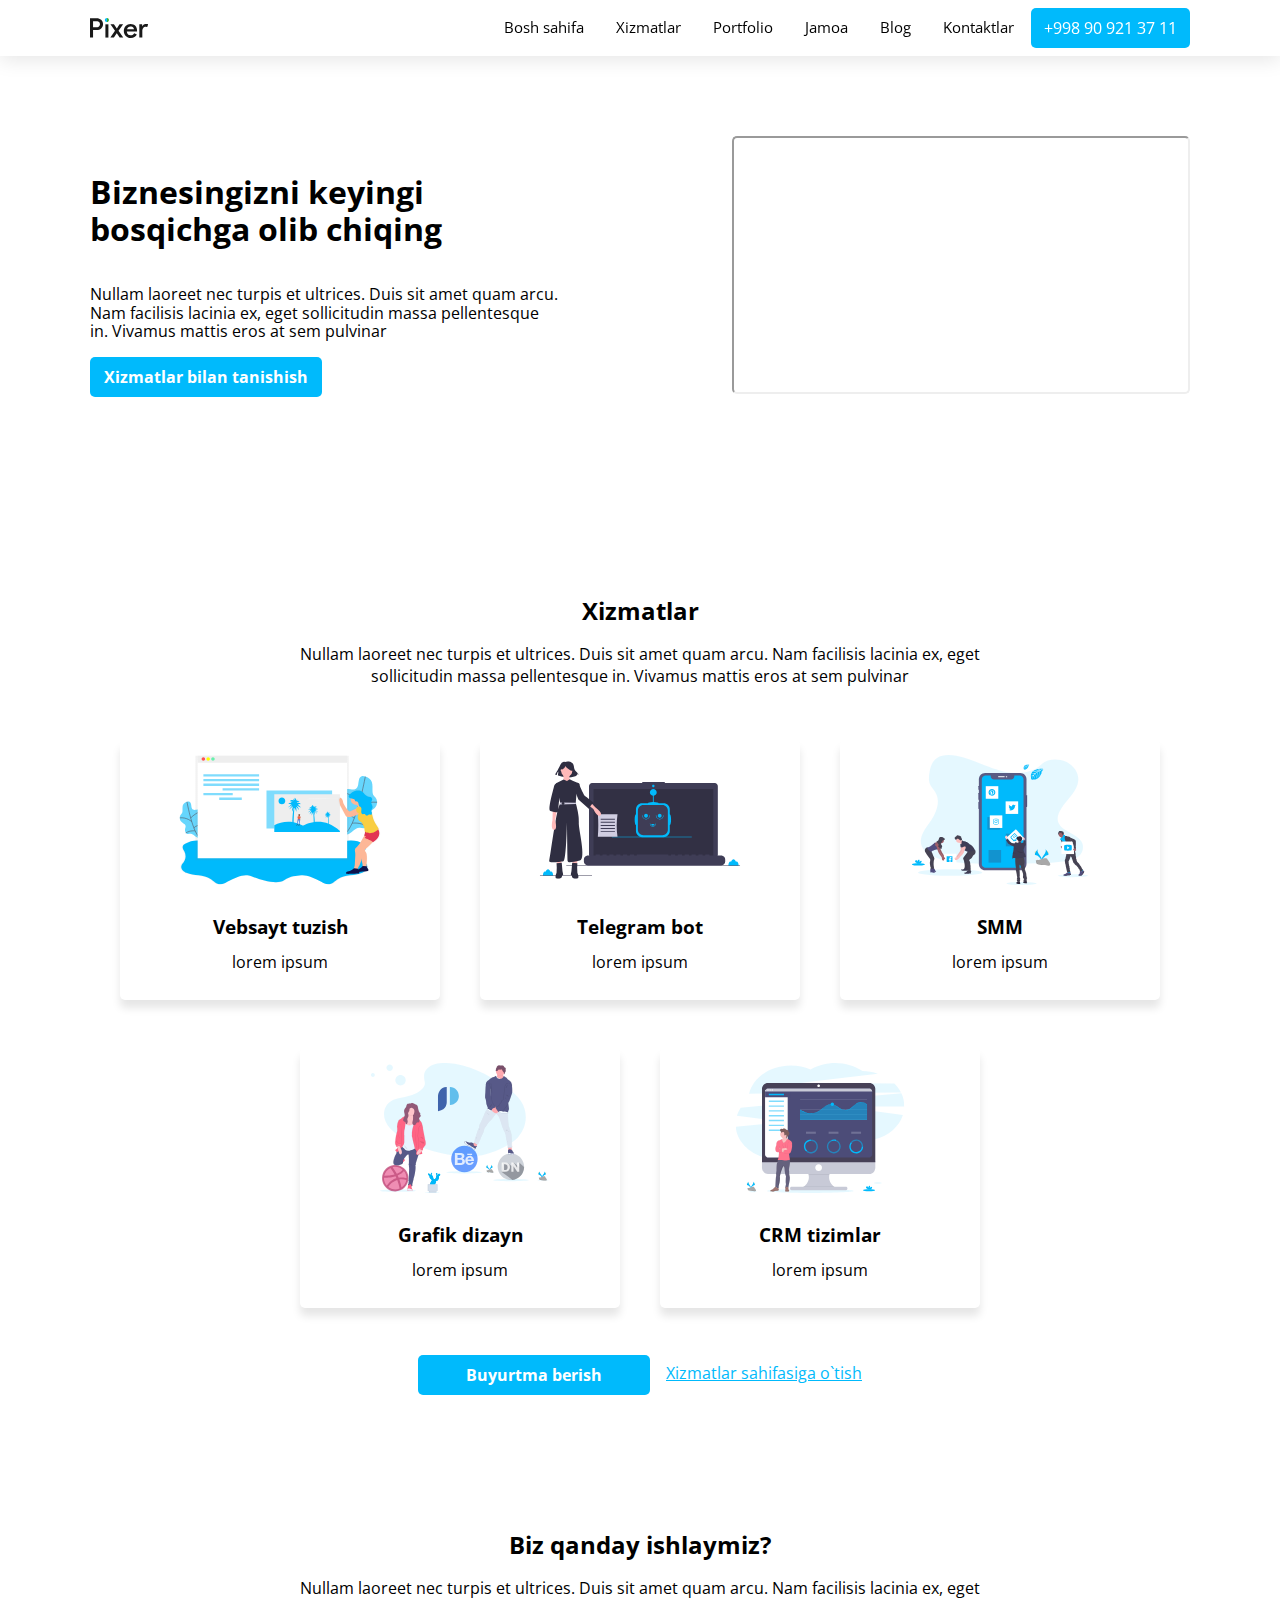
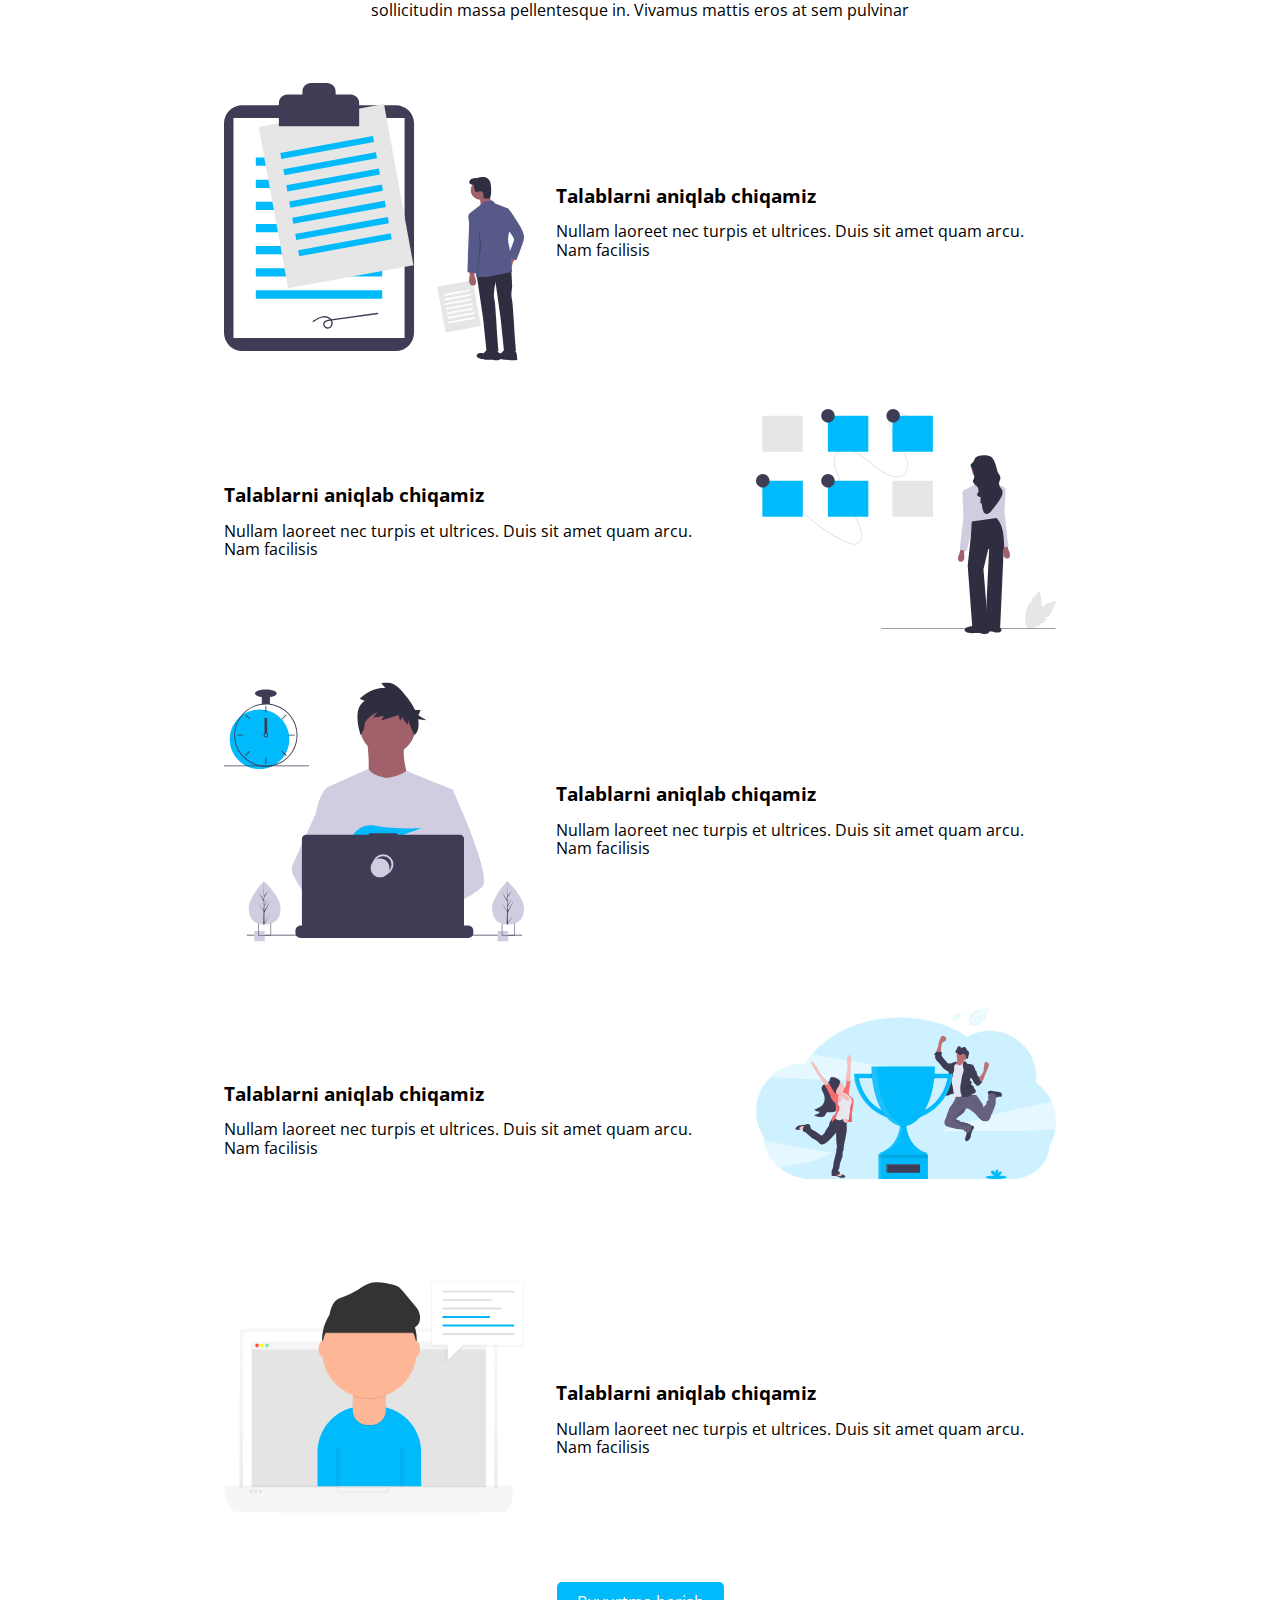
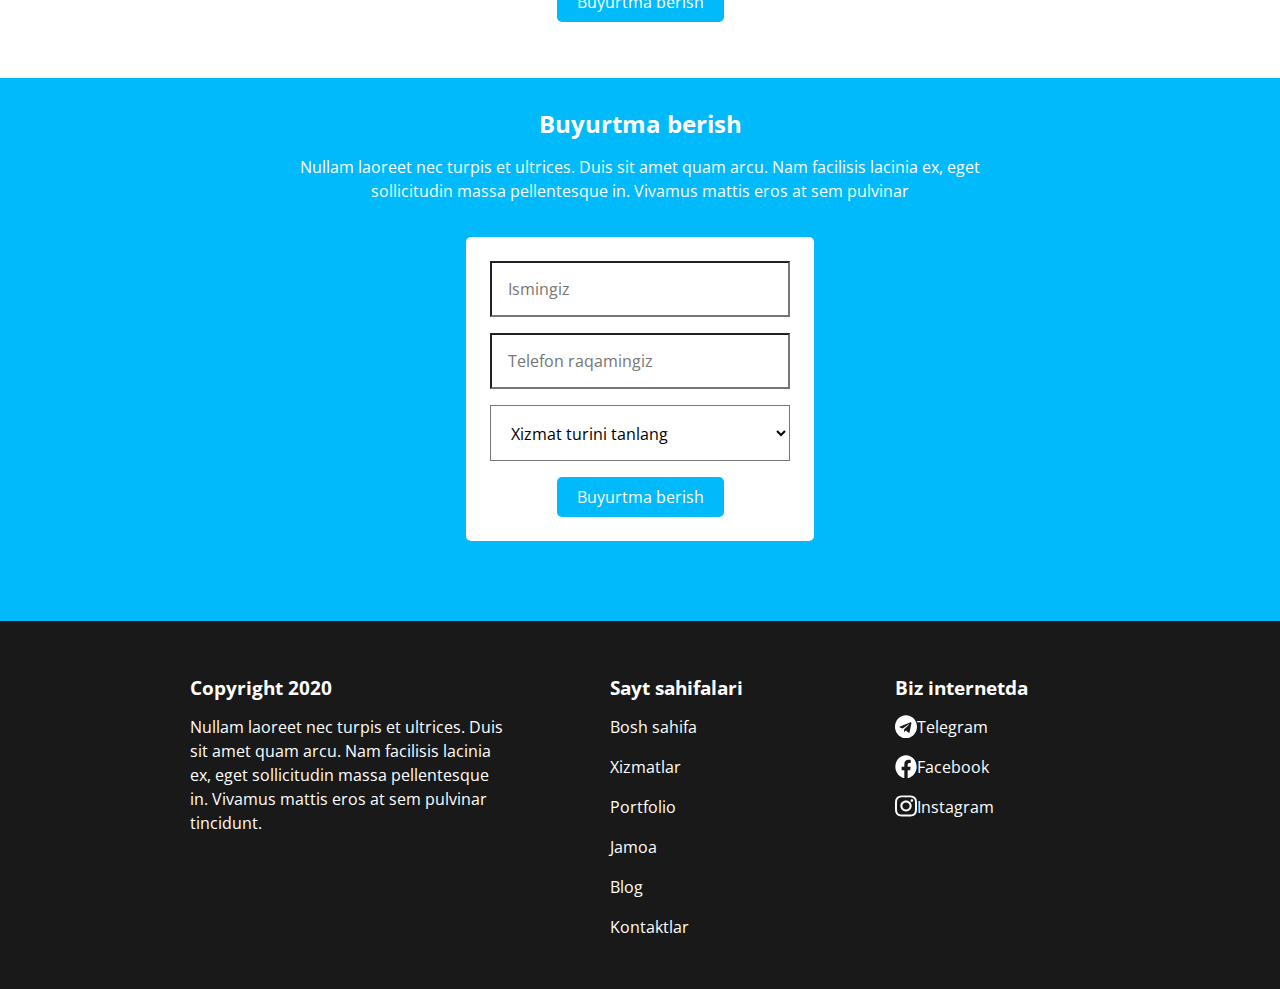
<file: index.html>
<!DOCTYPE html>
<html lang="en">
  <head>
    <meta charset="UTF-8" />
    <meta http-equiv="X-UA-Compatible" content="IE=edge" />
    <meta name="viewport" content="width=device-width, initial-scale=1.0" />
    <!-- Site Fonts link -->
    <link rel="preconnect" href="https://fonts.googleapis.com" />
    <link rel="preconnect" href="https://fonts.gstatic.com" crossorigin />
    <link
      href="https://fonts.googleapis.com/css2?family=Open+Sans:wght@400;700&display=swap"
      rel="stylesheet"
    />
    <!-- CSS link -->
    <link rel="stylesheet" href="./styles/normalize.css" />
    <link rel="stylesheet" href="./styles/autoprefixer.main.css">
    <link rel="stylesheet" href="./styles/style.css" />
    <!-- <link rel="stylesheet" href="./styles/style.min.css"> -->
    <title>Pixer - Bosh sahifa</title>
  </head>
  <body>
    <header>
      <div class="header">
        <img src="./images/icons/pixer-logo.svg" alt="" class="logo" href="#intro" />
        <nav>
          <ul class="menu">
            <li class="list"><a href="#" class="menu-list">Bosh sahifa</a></li>
            <li class="list dropdown">
              <a href="./services.html" class="menu-list">Xizmatlar</a>
                <ul class="dropdown-menu">
                   <li class="dropdown-list"><a href="./services.html#site">Vebsayt</a></li>
                    <li class="dropdown-list">
                  <a href="./services.html#bot">Telegram bot</a>
                </li>
                <li class="dropdown-list"><a href="./services.html#smm">SMM</a></li>
                <li class="dropdown-list">
                  <a href="./services.html#graphic">Grafik dizayn</a>
                </li>
                <li class="dropdown-list"><a href="./services.html#crm">CRM tizim</a></li>
              </ul>
            </li>
            <li class="list"><a href="#" class="menu-list">Portfolio</a></li>
            <li class="list"><a href="#" class="menu-list">Jamoa</a></li>
            <li class="list"><a href="#" class="menu-list">Blog</a></li>
            <li class="list"><a href="#" class="menu-list">Kontaktlar</a></li>
          </ul>
          <a href="tel:+998909213711" class="tel">+998 90 921 37 11</a>
        </nav>
      </div>
    </header>
    <!-- Header end -->
    <!-- Main start -->
    <main>
      <!-- Intro section start -->
      <section id="intro">
        <div class="container">
          <div class="hero">
            <!-- hero-description -->
            <div class="hero-desc">
              <h1>Biznesingizni keyingi bosqichga olib chiqing</h1>
              <p>
                Nullam laoreet nec turpis et ultrices. Duis sit amet quam arcu.
                Nam facilisis lacinia ex, eget sollicitudin massa pellentesque
                in. Vivamus mattis eros at sem pulvinar
              </p>
              <form action="#services">
                <input type="submit" value="Xizmatlar bilan tanishish" />
              </form>
            </div>

            <!-- hero video -->
            <div class="hero-video">
              <iframe
                src="https://www.youtube-nocookie.com/embed/xIYwOoRY-YU"
                title="YouTube video player"
              ></iframe>
            </div>
          </div>
        </div>
      </section>
      <!-- Intro section end -->
      <!-- Services section start -->
      <section id="services">
        <div class="container">
          <div class="services-wrapper">
            <!-- Title -->
            <div class="services-title">
              <h2>Xizmatlar</h2>
              <p>
                Nullam laoreet nec turpis et ultrices. Duis sit amet quam arcu.
                Nam facilisis lacinia ex, eget sollicitudin massa pellentesque
                in. Vivamus mattis eros at sem pulvinar
              </p>
            </div>
            <!-- Cards -->
            <div class="services-cards-wrapper">
              <ul class="card-ul">
                <li class="card-ul-li" id="website">
                  <img
                    src="./images/photos/website-illustration.svg"
                    alt="web-site-tuzish-illustratsiya"
                  />
                  <h3>Vebsayt tuzish</h3>
                  <p>lorem ipsum</p>
                </li>
                <li class="card-ul-li" id="telegram-bot">
                  <img
                    src="./images/photos/bot-illustration.svg"
                    alt="Telegram-bot-illustratsiya"
                  />
                  <h3>Telegram bot</h3>
                  <p>lorem ipsum</p>
                </li>
                <li class="card-ul-li" id="smm">
                  <img
                    src="./images/photos/smm-illustration.svg"
                    alt="SMM-illustratsiya"
                  />
                  <h3>SMM</h3>
                  <p>lorem ipsum</p>
                </li>
                <li class="card-ul-li" id="graphic-design">
                  <img
                    src="./images/photos/design-illustration.svg"
                    alt="Grafik-dizayn-illustratsiya"
                  />
                  <h3>Grafik dizayn</h3>
                  <p>lorem ipsum</p>
                </li>
                <li class="card-ul-li" id="crm-sys">
                  <img
                    src="./images/photos/crm-illustration.svg"
                    alt="CRM-illustratsiya"
                  />
                  <h3>CRM tizimlar</h3>
                  <p>lorem ipsum</p>
                </li>
              </ul>
            </div>
            <!-- Services bottom -->
            <div class="service-bottom">
              <form action="#order">
                <input type="submit" value="Buyurtma berish" />
              </form>
              <a href="./services.html">Xizmatlar sahifasiga o`tish</a>
            </div>
          </div>
        </div>
      </section>
      <!-- Services section end -->
      <!-- How we work? -->
      <section id="how-we-work">
        <div class="container">
          <div class="how-we-work-wrapper">
            <!-- title -->
            <div class="how-we-work-title">
              <h2>Biz qanday ishlaymiz?</h2>
              <p>
                Nullam laoreet nec turpis et ultrices. Duis sit amet quam arcu.
                Nam facilisis lacinia ex, eget sollicitudin massa pellentesque
                in. Vivamus mattis eros at sem pulvinar
              </p>
            </div>
            <!-- section content -->
            <div class="section-3-content">
              <ul class="section-3-ul">
                <li class="section-3-li">
                  <div class="section-3-left">
                    <h3>Talablarni aniqlab chiqamiz</h3>
                    <p>
                      Nullam laoreet nec turpis et ultrices. Duis sit amet quam
                      arcu. Nam facilisis
                    </p>
                  </div>
                </li>
                <li class="section-3-li">
                  <div class="section-3-right">
                    <h3>Talablarni aniqlab chiqamiz</h3>
                    <p>
                      Nullam laoreet nec turpis et ultrices. Duis sit amet quam
                      arcu. Nam facilisis
                    </p>
                  </div>
                </li>
                <li class="section-3-li">
                  <div class="section-3-left">
                    <h3>Talablarni aniqlab chiqamiz</h3>
                    <p>
                      Nullam laoreet nec turpis et ultrices. Duis sit amet quam
                      arcu. Nam facilisis
                    </p>
                  </div>
                </li>
                <li class="section-3-li">
                  <div class="section-3-right">
                    <h3>Talablarni aniqlab chiqamiz</h3>
                    <p>
                      Nullam laoreet nec turpis et ultrices. Duis sit amet quam
                      arcu. Nam facilisis
                    </p>
                  </div>
                </li>
                <li class="section-3-li">
                  <div class="section-3-left">
                    <h3>Talablarni aniqlab chiqamiz</h3>
                    <p>
                      Nullam laoreet nec turpis et ultrices. Duis sit amet quam
                      arcu. Nam facilisis
                    </p>
                  </div>
                </li>
              </ul>
            </div>
            <!-- Bottom of how-we-work -->
            <a href="#order" class="section-3-btn">Buyurtma berish</a>
          </div>
        </div>
      </section>
      <!-- section -3 end -->
      <!-- section-4 start -->
      <section id="order" class="section-4">
        <h2>Buyurtma berish</h2>
        <p>
          Nullam laoreet nec turpis et ultrices. Duis sit amet quam arcu. Nam
          facilisis lacinia ex, eget sollicitudin massa pellentesque in. Vivamus
          mattis eros at sem pulvinar
        </p>

        <form action="https://echo.htmlacademy.ru/" method="get">
          <input
            type="text"
            name="name"
            id="name"
            placeholder="Ismingiz"
            class="input-item" 
            required/>
          
          <input
            type="tel"
            name="tel"
            id="tel"
            placeholder="Telefon raqamingiz"
            class="input-item" required/>
          
          <select name="Type of service" id="Type of service" class="input-item">
            <option value="Xizmat turini tanlang" disabled selected>Xizmat turini tanlang</option>
            <option value="Vebsayt">Vebsayt</option>
            <option value="Telegram bot">Telegram bot</option>
            <option value="Grafik dizayn">Grafik dizayn</option>
            <option value="SMM">SMM</option>
            <option value="CRM tizim">CRM tizim</option>
          </select>
          <input type="submit" value="Buyurtma berish" class="button" >
        </form>
      </section>
    </main>
    <!-- main end -->
    <!-- footer start -->
      <footer>
        <div class="container">
          <div class="footer-wrap">
            <div class="footer-desc">
                <h3>Copyright 2020</h3>
                <p>
                  Nullam laoreet nec turpis et ultrices. Duis sit amet quam arcu. Nam facilisis lacinia ex, eget sollicitudin massa pellentesque in. Vivamus mattis eros at sem pulvinar tincidunt.
                </p>
            </div>

            <div class="footer-desc">
              <h3>Sayt sahifalari</h3>
              <ul>
                  <li class="footer-li"><a href="#" class="footer-ul-link">Bosh sahifa</a></li>
                  <li class="footer-li"><a href="./services.html" class="footer-ul-link">Xizmatlar</a></li>
                  <li class="footer-li"><a href="#" class="footer-ul-link">Portfolio</a></li>
                  <li class="footer-li"><a href="#" class="footer-ul-link">Jamoa</a></li>
                  <li class="footer-li"><a href="#" class="footer-ul-link">Blog</a></li>
                  <li class="footer-li"><a href="#" class="footer-ul-link">Kontaktlar</a></li>
              </ul>
            </div>

            <div class="footer-desc">
                <h3>
                  Biz internetda
                </h3>
                <ul class="social-icon-ul">
                  <li class="footer-li"> <a href="https://t.me" target="_blank" class="footer-ul-link">Telegram</a>  </li>
                  <li class="footer-li"> <a href="https://www.facebook.com/" target="_blank" class="footer-ul-link">Facebook</a>  </li>
                  <li class="footer-li"> <a href="https://www.instagram.com" target="_blank"
                     class="footer-ul-link">Instagram</a>  </li>
                </ul>
            </div>
          </div>
        </div>
      </footer>
  </body>
</html>
</file>
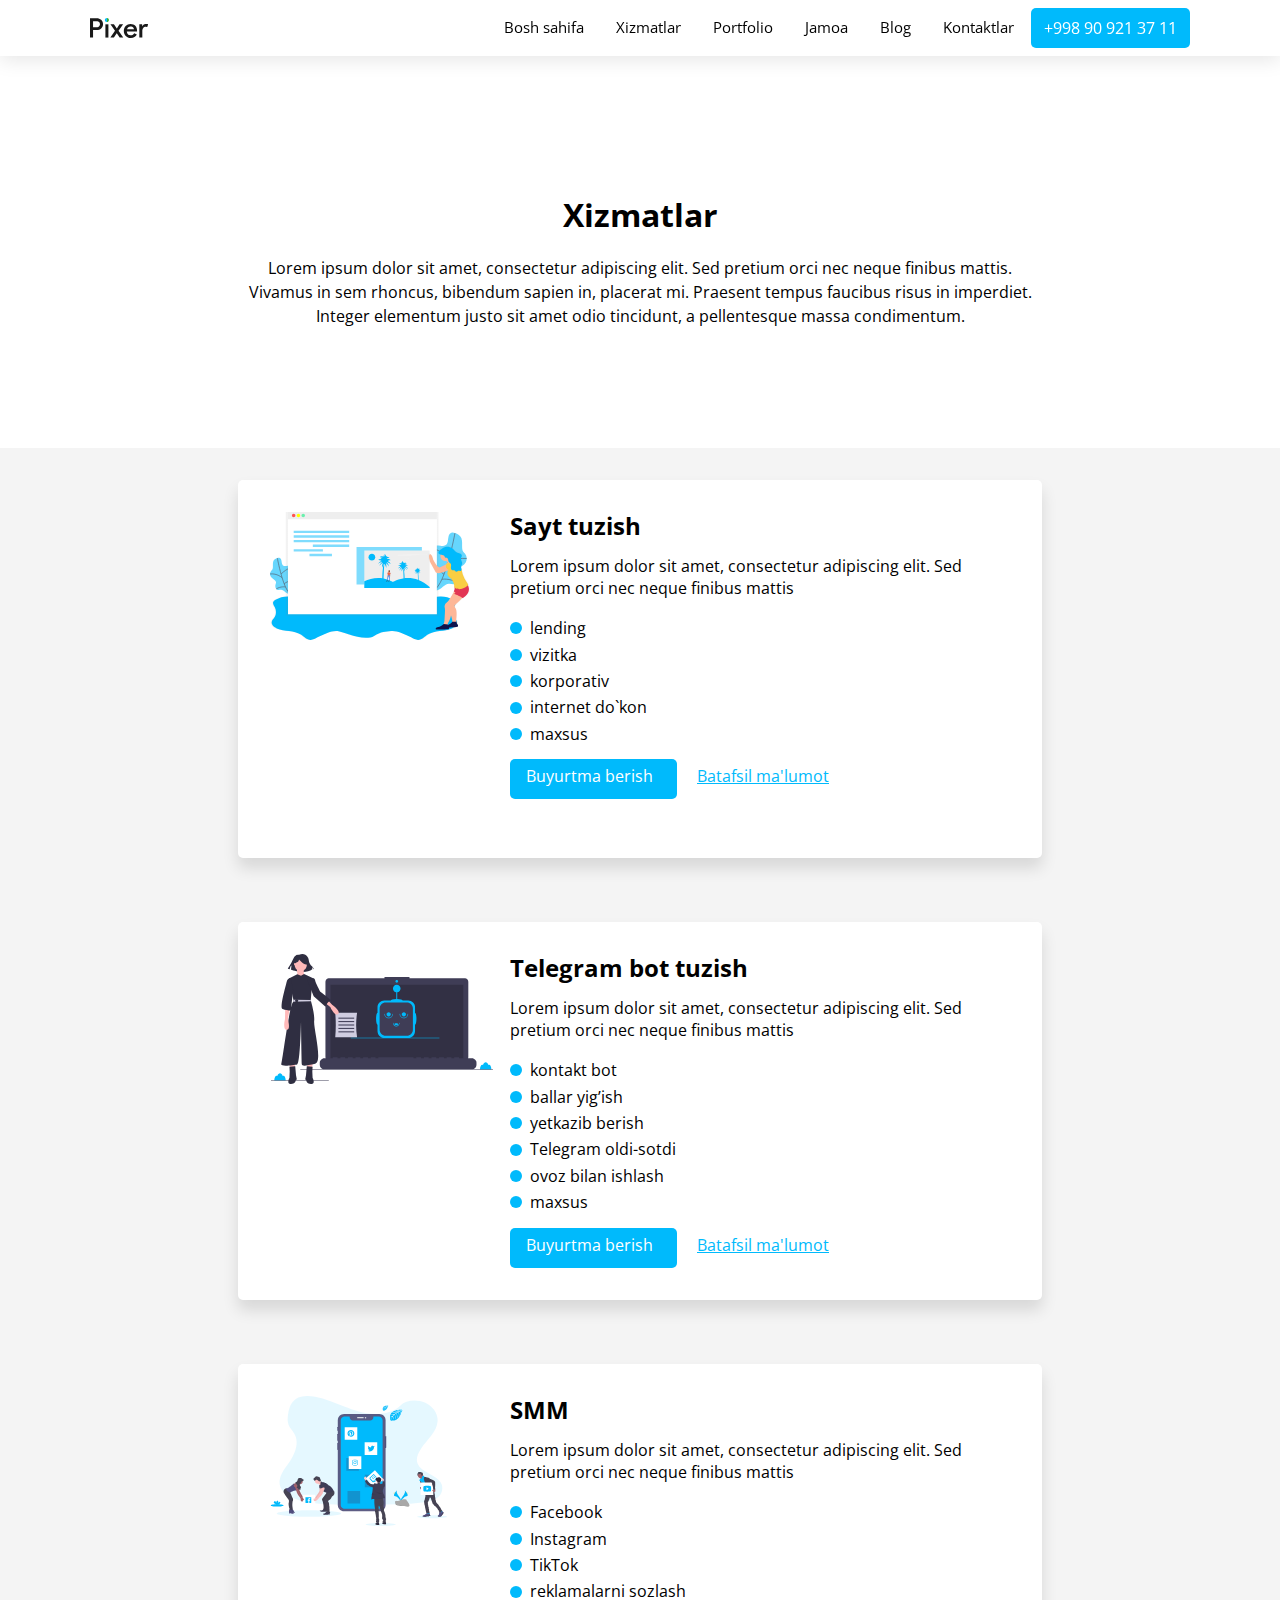
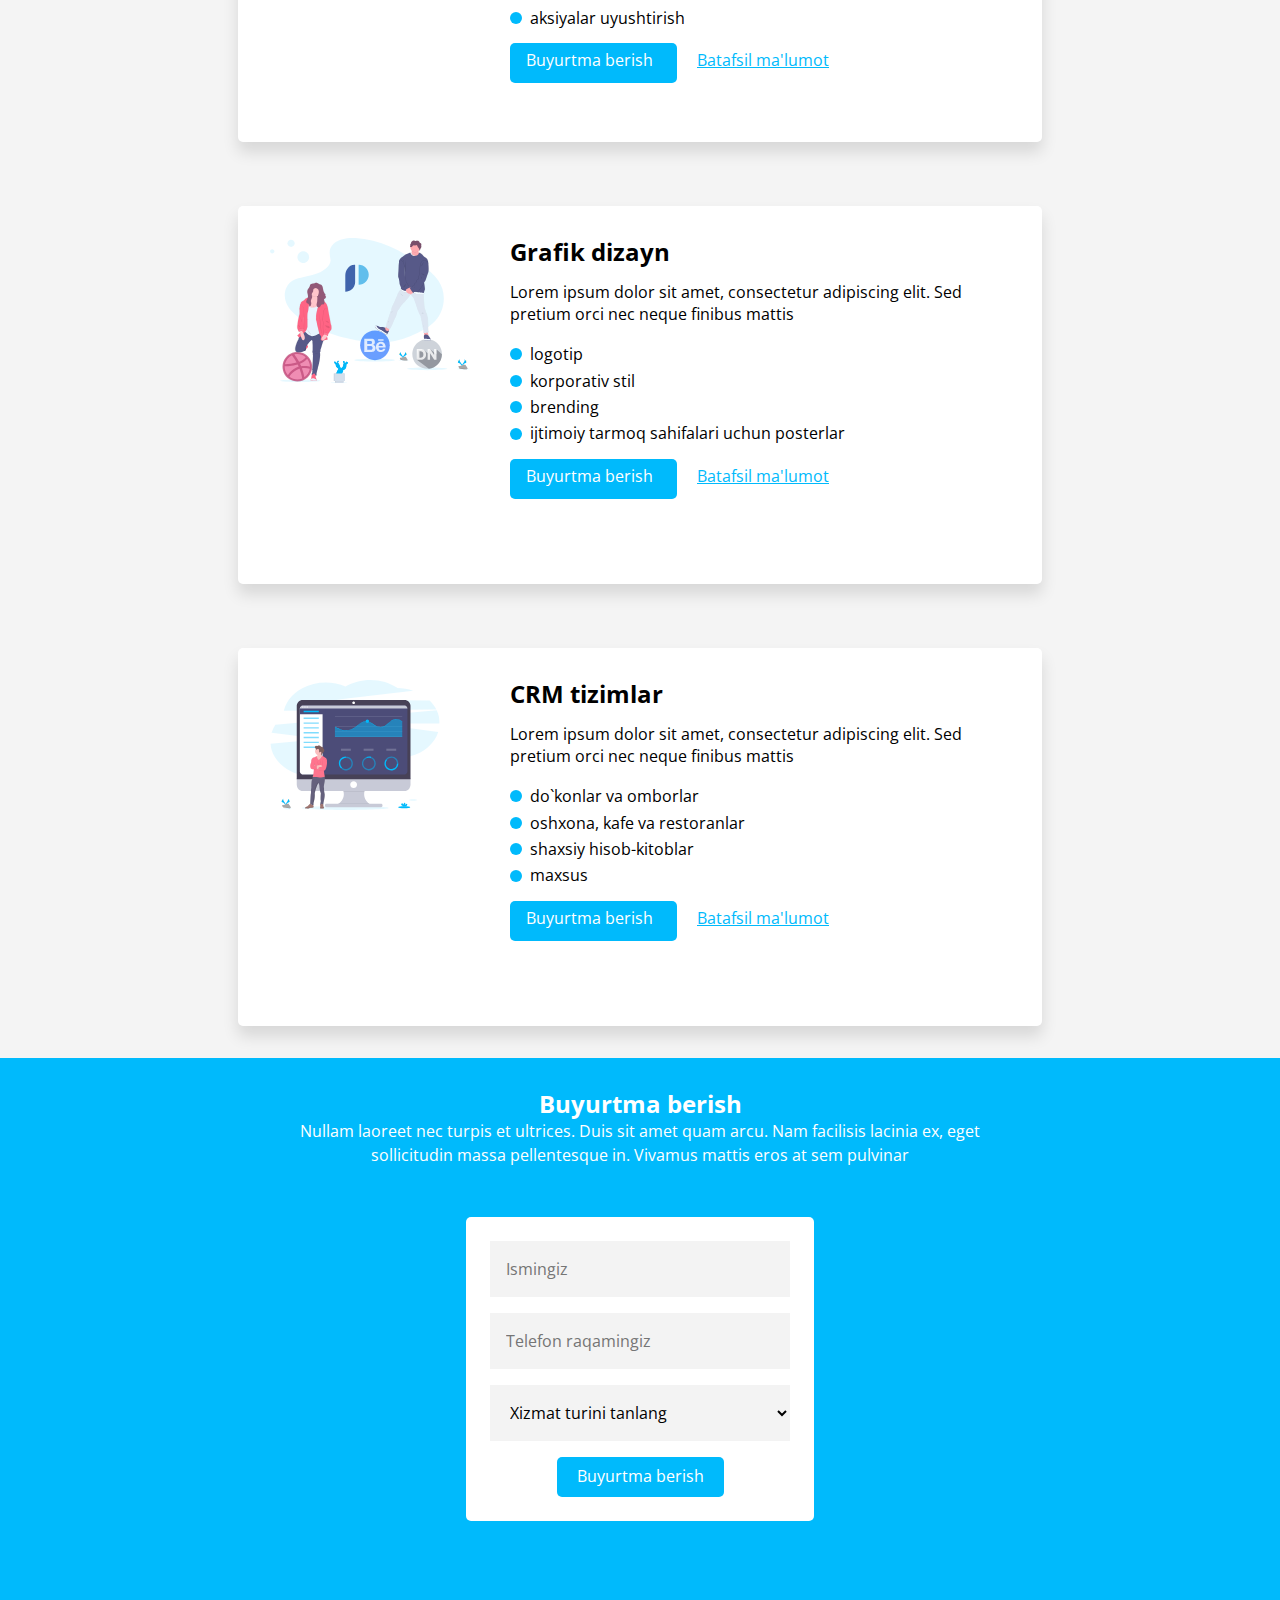
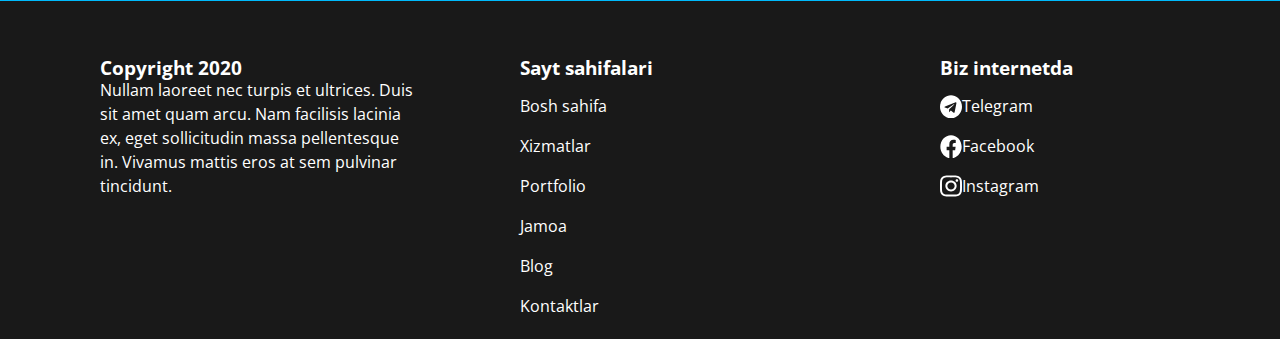
<file: services.html>
<!DOCTYPE html>
<html lang="en">
  <head>
    <meta charset="UTF-8" />
    <meta http-equiv="X-UA-Compatible" content="IE=edge" />
    <meta name="viewport" content="width=device-width, initial-scale=1.0" />
    <!-- Site Fonts link -->
    <link rel="preconnect" href="https://fonts.googleapis.com" />
    <link rel="preconnect" href="https://fonts.gstatic.com" crossorigin />
    <link
      href="https://fonts.googleapis.com/css2?family=Open+Sans:wght@400;700&display=swap"
      rel="stylesheet"
    />
    <!-- CSS link -->
    <link rel="stylesheet" href="./styles/normalize.css" />
    <!-- <link rel="stylesheet" href="./styles/autoprefixer.main.css"> -->
    <!-- <link rel="stylesheet" href="./styles/services.min.css"> -->
    <link rel="stylesheet" href="./styles/services.css" />
    
    <title>Pixer - Xizmatlar</title>
  </head>
  <body>
    <header>
      <div class="header">
        <img
          src="./images/icons/pixer-logo.svg"
          alt=""
          class="logo"
          href="./index.html"
        />
        <nav>
          <ul class="menu">
            <li class="list">
              <a href="./index.html" class="menu-list">Bosh sahifa</a>
            </li>
            <li class="list dropdown">
              <a href="#" class="menu-list">Xizmatlar</a>
              <ul class="dropdown-menu">
                <li class="dropdown-list"><a href="#website">Vebsayt</a></li>
                <li class="dropdown-list">
                  <a href="#telegram-bot">Telegram bot</a>
                </li>
                <li class="dropdown-list"><a href="#smm">SMM</a></li>
                <li class="dropdown-list">
                  <a href="#graphic-design">Grafik dizayn</a>
                </li>
                <li class="dropdown-list"><a href="#crm-sys">CRM tizim</a></li>
              </ul>
            </li>
            <li class="list"><a href="#" class="menu-list">Portfolio</a></li>
            <li class="list"><a href="#" class="menu-list">Jamoa</a></li>
            <li class="list"><a href="#" class="menu-list">Blog</a></li>
            <li class="list"><a href="#" class="menu-list">Kontaktlar</a></li>
          </ul>
          <a href="tel:998909213711" class="tel">+998 90 921 37 11</a>
        </nav>
      </div>
    </header>
    <!-- Header end -->
    <!-- Main start -->
    <main>
      <section>
        <div class="container">
          <div class="intro">
            <h1>Xizmatlar</h1>
            <p>
              Lorem ipsum dolor sit amet, consectetur adipiscing elit. Sed
              pretium orci nec neque finibus mattis. Vivamus in sem rhoncus,
              bibendum sapien in, placerat mi. Praesent tempus faucibus risus in
              imperdiet. Integer elementum justo sit amet odio tincidunt, a
              pellentesque massa condimentum.
            </p>
          </div>
        </div>
      </section>
      <!-- Intro end -->
      <!-- xizmatlar section -->
      <section id="servises">
        <div class="conatiner">
          <div class="card-wrap">
            <!-- cards -->
            <div class="cards" id="site">
              <div class="card-img">
                <img src="./images/photos/sayt-tuzish.svg" alt="" />
              </div>
              <div class="card-desc">
                <h2>Sayt tuzish</h2>
                <p>
                  Lorem ipsum dolor sit amet, consectetur adipiscing elit. Sed
                  pretium orci nec neque finibus mattis
                </p>
                <ul class="card-ul">
                    <li class="card-li" >lending</li>
                    <li class="card-li" >vizitka</li>
                    <li class="card-li" >korporativ</li>
                    <li class="card-li" >internet do`kon</li>
                    <li class="card-li" >maxsus</li>
                </ul>
                <div card-btns>
                <a href="#order" class="card-btn"> Buyurtma berish</a>
                <a href="#" class="card-a">Batafsil ma'lumot</a>
                </div>
              </div>
            </div>
<!-- card-2 -->
            <div class="cards" id="bot">
                <div class="card-img">
                  <img src="./images/photos/bot-illustration.svg" alt="" />
                </div>
                <div class="card-desc">
                  <h2>Telegram bot tuzish</h2>
                  <p>
                    Lorem ipsum dolor sit amet, consectetur adipiscing elit. Sed
                    pretium orci nec neque finibus mattis
                  </p>
                  <ul class="card-ul">
                      <li class="card-li" >kontakt bot</li>
                      <li class="card-li" >ballar yig’ish</li>
                      <li class="card-li" >yetkazib berish</li>
                      <li class="card-li" > Telegram oldi-sotdi</li>
                      <li class="card-li" >ovoz bilan ishlash</li>
                      <li class="card-li"> maxsus</li>
                  </ul>
                  <div card-btns>
                  <a href="#order" class="card-btn"> Buyurtma berish</a>
                  <a href="#" class="card-a">Batafsil ma'lumot</a>
                  </div>
                </div>
              </div>
<!-- card-3 -->
              <div class="cards" id="smm">
                <div class="card-img">
                  <img src="./images/photos/smm-illustration.svg" alt="" />
                </div>
                <div class="card-desc">
                  <h2>SMM</h2>
                  <p>
                    Lorem ipsum dolor sit amet, consectetur adipiscing elit. Sed
                    pretium orci nec neque finibus mattis
                  </p>
                  <ul class="card-ul">
                      <li class="card-li"> Facebook</li>
                      <li class="card-li"> Instagram</li>
                      <li class="card-li"> TikTok </li>
                      <li class="card-li"> reklamalarni sozlash</li>
                      <li class="card-li"> aksiyalar uyushtirish</li>
                  </ul>
                  <div card-btns>
                  <a href="#order" class="card-btn"> Buyurtma berish</a>
                  <a href="#" class="card-a">Batafsil ma'lumot</a>
                  </div>
                </div>
              </div>
<!-- card-4 -->
              <div class="cards" id="graphic">
                <div class="card-img">
                  <img src="./images/photos/grafik-dizayn.svg" alt="" />
                </div>
                <div class="card-desc">
                  <h2>Grafik dizayn</h2>
                  <p>
                    Lorem ipsum dolor sit amet, consectetur adipiscing elit. Sed
                    pretium orci nec neque finibus mattis
                  </p>
                  <ul class="card-ul">
                      <li class="card-li">  logotip</li>
                      <li class="card-li"> korporativ stil </li>
                      <li class="card-li"> brending </li>
                      <li class="card-li"> ijtimoiy tarmoq sahifalari uchun posterlar </li>
                  </ul>
                  <div card-btns>
                  <a href="#order" class="card-btn"> Buyurtma berish</a>
                  <a href="#" class="card-a">Batafsil ma'lumot</a>
                  </div>
                </div>
              </div>
<!-- card-5 -->
              <div class="cards" id="crm">
                <div class="card-img">
                  <img src="./images/photos/crm-illustration.svg" alt="" />
                </div>
                <div class="card-desc">
                  <h2>CRM tizimlar</h2>
                  <p>
                    Lorem ipsum dolor sit amet, consectetur adipiscing elit. Sed
                    pretium orci nec neque finibus mattis
                  </p>
                  <ul class="card-ul">
                      <li class="card-li">do`konlar va omborlar  </li>
                      <li class="card-li">oshxona, kafe va restoranlar </li>
                      <li class="card-li">shaxsiy hisob-kitoblar </li>
                      <li class="card-li">maxsus </li>
                  </ul>
                  <div card-btns>
                  <a href="#order" class="card-btn"> Buyurtma berish</a>
                  <a href="#" class="card-a">Batafsil ma'lumot</a>
                  </div>
                </div>
              </div>
            
          </div>
        </div>
      </section>

      <!-- section-order start -->
      <section id="order" class="section-4">
        <h2>Buyurtma berish</h2>
        <p>
          Nullam laoreet nec turpis et ultrices. Duis sit amet quam arcu. Nam
          facilisis lacinia ex, eget sollicitudin massa pellentesque in. Vivamus
          mattis eros at sem pulvinar
        </p>

        <form action="https://echo.htmlacademy.ru/" method="get">
          <input
            type="text"
            name="name"
            id="name"
            placeholder="Ismingiz"
            class="input-item"
          />

          <input
            type="tel"
            name="tel"
            id="tel"
            placeholder="Telefon raqamingiz"
            class="input-item"
          />

          <select
            name="Type of service"
            id="Type of service"
            class="input-item"
          >
            <option value="Xizmat turini tanlang" disabled selected>
              Xizmat turini tanlang
            </option>
            <option value="Vebsayt">Vebsayt</option>
            <option value="Telegram bot">Telegram bot</option>
            <option value="Grafik dizayn">Grafik dizayn</option>
            <option value="SMM">SMM</option>
            <option value="CRM tizim">CRM tizim</option>
          </select>
          <input
            type="submit"
            value="Buyurtma berish"
            class="button"
            target="_blank"
          />
        </form>
      </section>
    </main>
    <!-- main end -->
    <!-- footer start -->
    <footer>
      <div class="conatiner">
        <div class="footer-wrap">
          <div class="footer-desc">
            <h3>Copyright 2020</h3>
            <p>
              Nullam laoreet nec turpis et ultrices. Duis sit amet quam arcu.
              Nam facilisis lacinia ex, eget sollicitudin massa pellentesque in.
              Vivamus mattis eros at sem pulvinar tincidunt.
            </p>
          </div>

          <div class="footer-desc">
            <h3>Sayt sahifalari</h3>
            <ul>
              <li class="footer-li">
                <a href="./index.html" class="footer-ul-link">Bosh sahifa</a>
              </li>
              <li class="footer-li">
                <a href="./services.html" class="footer-ul-link">Xizmatlar</a>
              </li>
              <li class="footer-li">
                <a href="#" class="footer-ul-link">Portfolio</a>
              </li>
              <li class="footer-li">
                <a href="#" class="footer-ul-link">Jamoa</a>
              </li>
              <li class="footer-li">
                <a href="#" class="footer-ul-link">Blog</a>
              </li>
              <li class="footer-li">
                <a href="#" class="footer-ul-link">Kontaktlar</a>
              </li>
            </ul>
          </div>

          <div class="footer-desc">
            <h3>Biz internetda</h3>
            <ul class="social-icon-ul">
              <li class="footer-li">
                <a href="#" class="footer-ul-link">Telegram</a>
              </li>
              <li class="footer-li">
                <a href="#" class="footer-ul-link">Facebook</a>
              </li>
              <li class="footer-li">
                <a href="#" class="footer-ul-link">Instagram</a>
              </li>
            </ul>
          </div>
        </div>
      </div>
    </footer>
  </body>
</html>
</file>
<file: styles/autoprefixer.main.css>
/*
* Prefixed by https://autoprefixer.github.io
* PostCSS: v8.4.14,
* Autoprefixer: v10.4.7
* Browsers: last 4 version
*/

*{
    padding: 0;
    margin: 0;
    -webkit-box-sizing: border-box;
            box-sizing: border-box;
    font-family: 'Open Sans', sans-serif;
    scroll-behavior: smooth;
    list-style-type: none;
}

.container{
    width: 1100px;
    margin: 0 auto;
    /* background-color: rgb(124, 242, 175); */
}

/* Site-top */
/* Header */

header{
    width: 100%;
    height: 56px;
    display:-webkit-box;
    display:-ms-flexbox;
    display:flex;
    -webkit-box-align: center;
        -ms-flex-align: center;
            align-items: center;
    -webkit-box-pack: center;
        -ms-flex-pack: center;
            justify-content: center;
    background-color: var(--white);
    -webkit-box-shadow: 0px 4px 20px rgba(0, 0, 0, 0.1);
            box-shadow: 0px 4px 20px rgba(0, 0, 0, 0.1);
    position: sticky;
    top: 0;
}

:root{
    --family: "Open Sans" , sans-serif;
    --h2: 24px;
    --h3: 20px;
    --h4: 16px;
    --p: 24px;
    --p-2: 18px;
    --balck: rgba(0, 0, 0, 1);
    --white: rgba(255, 255, 255, 1); 
    --blue: rgba(0, 186, 252, 1);
}

.header{
    display: -webkit-box;
    display: -ms-flexbox;
    display: flex;
    -webkit-box-align: center;
        -ms-flex-align: center;
            align-items: center;
    -webkit-box-pack: justify;
        -ms-flex-pack: justify;
            justify-content: space-between;
    width: 1100px;
}

.logo:hover{
    opacity: 0.75;
}

.logo:active{
    opacity: 0.5;
}

nav{
    display: -webkit-box;
    display: -ms-flexbox;
    display: flex;
    -webkit-box-align: center;
        -ms-flex-align: center;
            align-items: center;
    -webkit-box-pack: center;
        -ms-flex-pack: center;
            justify-content: center;
}

.menu{
    display: -webkit-box;
    display: -ms-flexbox;
    display: flex;
    -webkit-box-align: center;
        -ms-flex-align: center;
            align-items: center;
    -webkit-box-pack: justify;
        -ms-flex-pack: justify;
            justify-content: space-between;
    margin-right: 1px;
    list-style: none;
}

.list{
    height: 56px;
    display: -webkit-box;
    display: -ms-flexbox;
    display: flex;
    -webkit-box-align: center;
        -ms-flex-align: center;
            align-items: center;
    -webkit-box-pack: center;
        -ms-flex-pack: center;
            justify-content: center;
    position: relative;
}

.list::after{
    position: absolute;
    content: "";
    width: 100%;
    height: 3px;
    bottom: 0;
    background-color: #191919;
    -webkit-transition: all 0.1s ease;
    -o-transition: all 0.1s ease;
    transition: all 0.1s ease;
    opacity: 0;
}

.list:hover::after{
    position: absolute;
    content: "";
    width: 100%;
    height: 3px;
    bottom: 0;
    background-color: #191919;
    opacity: 1;    
}

.menu-list{
    text-decoration: none;
    font-family: var(--family);
    font-size: 15px;
    font-weight: 400;
    color: var(--balck);
    width: 100%;
    height: 56px;
    display: -webkit-box;
    display: -ms-flexbox;
    display: flex;
    -webkit-box-align: center;
        -ms-flex-align: center;
            align-items: center;
    -webkit-box-pack: center;
        -ms-flex-pack: center;
            justify-content: center;
    padding: 16px;
}

.menu-list:active {
    background-color: rgba(25, 25, 25, 0.7);
    color: var(--white);
 }

.tel{
    width: 159px;
    height: 40px;
    text-decoration: none;
    border-radius: 5px;
    border: none;
    background-color: var(--blue);
    font-family: var(--family);
    font-size: 16px;
    font-weight: 400;
    color: var(--white);
    display: -webkit-box;
    display: -ms-flexbox;
    display: flex;
    -webkit-box-align: center;
        -ms-flex-align: center;
            align-items: center;
    -webkit-box-pack: center;
        -ms-flex-pack: center;
            justify-content: center;
}

.tel:hover{
    background-color: var(--white);
    border: 3px solid var(--blue);
    color: #00BAFC;
}

.tel:active{
    background-color: rgba(0, 186, 252, 0.6);
    color: var(--white);
    border: none;
}

.dropdown{
    position: relative;
}


.dropdown-menu{
    position: absolute;
    border-radius: 5px;
    background-color: var(--white);
    -webkit-box-shadow: 0px 4px 24px rgba(0, 0, 0, 0.1);
            box-shadow: 0px 4px 24px rgba(0, 0, 0, 0.1);
    top: 56px;
    left: -13px;
    display: none;
    padding: 8px 0;
    list-style: none;
}

.dropdown-list {
    font-family: 'Open-sans', sans-serif;
    display: -webkit-box;
    display: -ms-flexbox;
    display: flex;
    -webkit-box-align: center;
        -ms-flex-align: center;
            align-items: center;
    text-align: left;   
    
}

.dropdown-list a{
    width: 124px;
    text-decoration: none;
    font-family: var(--family);
    color: var(--balck);
    font-size: 15px;
    font-weight: 400;
    padding: 8px 16px 8px 16px;
    letter-spacing: -0.1px;
}

.dropdown:hover .dropdown-menu{
    display: inline-block;
}

.dropdown-list a:hover{
    color: var(--white);
    background-color: var(--blue);
}

.dropdown-list a:active{
    background-color: #00BAFC;
    opacity: 0.6;
}


/* Hero styles */
   
.hero{
    display: -webkit-box;
    display: -ms-flexbox;
    display: flex;
    -webkit-box-pack: justify;
        -ms-flex-pack: justify;
            justify-content: space-between;
    -webkit-box-align: center;
        -ms-flex-align: center;
            align-items: center;    
    width: 100%;
    height: 418px;   
}

.hero-desc{
    height: 224px;
    width: 470px;
}

.hero-desc>form>input{
    cursor: pointer;
    width: 232px;
    height: 40px;
    background: #00BAFC;
    border-radius: 5px;
    border:none;
    margin-top: 16px;    
}

.hero-desc>form>input{
    text-decoration: none;
    font: normal 700 16px 'Open Sans' , sans-serif;
    color: #fff;
}

.hero-video , iframe{
    width: 458px;
    height: 258px;
    border-radius:5px;
}

/* Hero Button hover and actives */

.hero-desc>form>input:hover{
    background: #00BAFCCC;
}

.hero-desc>form>input:active{
    background: #00BAFC99;
}

/* Services section */

.services-wrapper{
    display: -webkit-box;
    display: -ms-flexbox;
    display: flex;
    -webkit-box-pack: center;
        -ms-flex-pack: center;
            justify-content: center;
    -webkit-box-align: center;
        -ms-flex-align: center;
            align-items: center;
    -webkit-box-orient: vertical;
    -webkit-box-direction: normal;
        -ms-flex-direction: column;
            flex-direction: column;
    width: 100%;  
    height: 879px;
    margin-top: 80px;
}

.services-title, .how-we-work-title{
    height: 150px;
    width: 600px;
    line-height: 24px;
    display: -webkit-box;
    display: -ms-flexbox;
    display: flex;
    -webkit-box-pack:center;
        -ms-flex-pack:center;
            justify-content:center;
    -webkit-box-align: center;
        -ms-flex-align: center;
            align-items: center;
    -webkit-box-orient: vertical;
    -webkit-box-direction: normal;
        -ms-flex-direction: column;
            flex-direction: column;
    font: normal 400 16px 'Open Sans' , sans-serif;
}

.services-title, .how-we-work-title  >p{
    text-align: center;
    width: 719px;
}

.services-cards-wrapper{
    width: 1100px;
    height: 596px;   
    display: -webkit-box;   
    display: -ms-flexbox;   
    display: flex;
    -webkit-box-pack: start;
        -ms-flex-pack: start;
            justify-content: flex-start; 
}

.card-ul{
    display: -webkit-box;
    display: -ms-flexbox;
    display: flex;
    -webkit-box-pack: center;
        -ms-flex-pack: center;
            justify-content: center;
    -ms-flex-wrap: wrap;
        flex-wrap: wrap;
   
}

.card-ul-li{
    list-style-type: none;
    width: 320px;
    height: 260px;
    background: #FFFFFF;    
    -webkit-box-shadow: 0px 8px 8px rgba(0, 0, 0, 0.1);    
            box-shadow: 0px 8px 8px rgba(0, 0, 0, 0.1);
    border-radius: 5px;
    margin: 24px 20px;
    display: -webkit-box;
    display: -ms-flexbox;
    display: flex;
    -webkit-box-align: center;
        -ms-flex-align: center;
            align-items: center;
    -webkit-box-orient: vertical;
    -webkit-box-direction: normal;
        -ms-flex-direction: column;
            flex-direction: column;
    cursor: pointer;
    
}

.card-ul-li> img{
    width: 202.79px;
    height: 130px;
    margin: 15px auto;   
}

.card-ul-li>h3 , p{
    padding-top: 16px;
}



.card-ul-li:hover{
    -webkit-box-shadow: 0px 12px 21px rgba(0, 0, 0, 0.1);
            box-shadow: 0px 12px 21px rgba(0, 0, 0, 0.1);
}

.card-ul-li:active{
    -webkit-box-shadow: 0px 4px 4px rgba(0, 0, 0, 0.2);
            box-shadow: 0px 4px 4px rgba(0, 0, 0, 0.2);
}

/* Services bottom */

.service-bottom{
    width: 100%;
    height: 110px;
    display: -webkit-box;
    display: -ms-flexbox;
    display: flex;
    -webkit-box-pack: center;
        -ms-flex-pack: center;
            justify-content: center;
    -webkit-box-align:center;
        -ms-flex-align:center;
            align-items:center;
}

.service-bottom>form>input{
    cursor: pointer;
    width: 232px;
    height: 40px;
    background: #00BAFC;
    border-radius: 5px;
    border:none;
    margin-top: 16px;    
}

.service-bottom>form>input{
    text-decoration: none;
    font: normal 700 16px 'Open Sans' , sans-serif;
    color: #fff;
    margin-right: 16px;
}

.service-bottom>a{
    color: #00BAFC;
    font: normal 400 16px 'Open Sans' , sans-serif;
    margin-top: 12px;
}

/* Service button (form-input) hover and active */

.service-bottom>form>input:hover{
    background: #00BAFCCC;
}

.service-bottom>form>input:active{
    background: #00BAFC99;
}

/* Server section end */

/* How we work sectioin start */
.how-we-work-wrapper{
    width: 1100px;
    display: -webkit-box;
    display: -ms-flexbox;
    display: flex;
    -webkit-box-orient: vertical;
    -webkit-box-direction: normal;
        -ms-flex-direction: column;
            flex-direction: column;
    -webkit-box-align: center;
        -ms-flex-align: center;
            align-items: center;
    padding: 56px 0px;
}

.how-we-work-title{
    width: 1100px;
    height: 170px;
    display: -webkit-box;
    display: -ms-flexbox;
    display: flex;
    -webkit-box-orient: vertical;
    -webkit-box-direction: normal;
        -ms-flex-direction: column;
            flex-direction: column;
    -webkit-box-pack: center;
        -ms-flex-pack: center;
            justify-content: center;
    -webkit-box-align:center;
        -ms-flex-align:center;
            align-items:center;
}

.how-we-work-content{
    width: 100%;
    display: -webkit-box;
    display: -ms-flexbox;
    display: flex;
    -webkit-box-pack: center;
        -ms-flex-pack: center;
            justify-content: center;
    -webkit-box-align:center;
        -ms-flex-align:center;
            align-items:center;
    -webkit-box-orient: vertical;
    -webkit-box-direction: normal;
        -ms-flex-direction: column;
            flex-direction: column;
}

.section-3-ul{
    display: -webkit-box;
    display: -ms-flexbox;
    display: flex;
    -webkit-box-pack: center;
        -ms-flex-pack: center;
            justify-content: center;
    -webkit-box-orient: vertical;
    -webkit-box-direction: normal;
        -ms-flex-direction: column;
            flex-direction: column;
    -webkit-box-align: center;
        -ms-flex-align: center;
            align-items: center;
}

.section-3-li{
    display: -webkit-box;
    display: -ms-flexbox;
    display: flex;
    -webkit-box-pack: justify;
        -ms-flex-pack: justify;
            justify-content: space-between;
    -webkit-box-align:center;
        -ms-flex-align:center;
            align-items:center;
    width: 832px;
    margin: 24px 0;
}

.section-3-left{
    width: 500px;
}

.section-3-right{
    width: 500px;
}

.section-3-li:nth-child(odd)::before{
    content: "";
    display: block;
    width: 300px;
    height: 278px;
    background-repeat:no-repeat;
}

.section-3-li:nth-child(1)::before{
    background-image: url(/images/photos/step-illustration-1.svg);
}

.section-3-li:nth-child(3)::before{
    background-image: url('/images/photos/step-illustration-3.svg');
}

.section-3-li:nth-child(5)::before{
    background-image: url(/images/photos/step-illustration-5.svg);
}

.section-3-li:nth-child(even)::after{
    content: "";
    display: block;
    background-repeat: no-repeat;
    width: 300px;
    height: 224.59px;
}

.section-3-li:nth-child(2)::after{
    background-image: url(/images/photos/step-illustration-2.svg);
}

.section-3-li:nth-child(4)::after{
    background-image: url(/images/photos/step-illustration-4.svg);
}


/* Bottom of section 3 */
.section-3-btn{
    width: 167px;
    height: 40px;
    background: #00BAFC;
    border-radius: 5px;
    display: -webkit-box;
    display: -ms-flexbox;
    display: flex;
    -webkit-box-pack: center;
        -ms-flex-pack: center;
            justify-content: center;
    -webkit-box-align:center;
        -ms-flex-align:center;
            align-items:center;
    color:#fff;
    text-decoration: none;
}

.section-3-btn:hover{
    background: #00b9fcc2;
}

.section-3-btn:active{
    background: #00b9fc7e;
}

/* Order section strart */
.section-4{
    display: -webkit-box;
    display: -ms-flexbox;
    display: flex;
    -webkit-box-pack: start;
        -ms-flex-pack: start;
            justify-content: start;
    -webkit-box-align:center;
        -ms-flex-align:center;
            align-items:center;
    -webkit-box-orient: vertical;
    -webkit-box-direction: normal;
        -ms-flex-direction: column;
            flex-direction: column;
    background: #00BAFC;
    width: 100%;
    height: 543px;
}

.section-4 h2{
    margin-top: 30px;
    width: 203px;
    height: 31px;
    font-family: 'Open Sans';
    font-style: normal;
    font-weight: 700;
    font-size: 24px;
    line-height: 130%;
    text-align: center;
    color: #FFFFFF;
}

.section-4 p{
    width: 719px;
    height: 48px;
    font-family: 'Open Sans';
    font-style: normal;
    font-weight: 400;
    font-size: 16px;
    line-height: 150%;
    text-align: center;
    color: #FFFFFF;
}

.section-4 form{
    display: -webkit-box;
    display: -ms-flexbox;
    display: flex;
    -webkit-box-orient: vertical;
    -webkit-box-direction: normal;
        -ms-flex-direction: column;
            flex-direction: column;
    -webkit-box-align: center;
        -ms-flex-align: center;
            align-items: center;
    padding: 24px;
    gap: 16px;
    margin-top: 50px;
    width: 348px;
    height: 304px;

    background: #FFFFFF;
    border-radius: 5px;
}

.input-item{
    padding: 16px;
    width: 300px;
    height: 56px;
    background-color: #fff;
    border-radius: 1px solid var(--balck);
    font: normal 400 16px 'Open Sans' , sans-serif;
}

.button{
    display: -webkit-box;
    display: -ms-flexbox;
    display: flex;
    -webkit-box-orient: horizontal;
    -webkit-box-direction: normal;
        -ms-flex-direction: row;
            flex-direction: row;
    -webkit-box-align: center;
        -ms-flex-align: center;
            align-items: center;
    padding: 8px 16px;
    gap: 10px;
    width: 167px;
    height: 40px;
    background: #00BAFC;
    border-radius: 5px;
    border: none;
    color: #fff;
    cursor: pointer;
}

.button:hover{
    background: #00b9fca9;
}

.button:active{
    background: #00b9fc68;
}

/* Main end */

/* Footer */

footer{
    background: #191919;
    width: 100%;
    height: 368px;
}

.footer-wrap{
    width: 90%;
    display: -webkit-box;
    display: -ms-flexbox;
    display: flex;
    -webkit-box-pack: start;
        -ms-flex-pack: start;
            justify-content: flex-start;

}

.footer-desc{
    display: -webkit-box;
    display: -ms-flexbox;
    display: flex;
    -webkit-box-pack: start;
        -ms-flex-pack: start;
            justify-content: start;
    -webkit-box-orient:vertical;
    -webkit-box-direction:normal;
        -ms-flex-direction:column ;
            flex-direction:column ;
    width: 320px;
    height: 162px;
    margin: 56px 0px 0px 100px;
}

.footer-desc h3{
    color:white;
}

.footer-desc p{
    width: 320px;
    height: 120px;
    font-family: 'Open Sans';
    font-style: normal;
    font-weight: 400;
    font-size: 16px;
    line-height: 150%;
    color:white;
}

.footer-desc ul li{
    margin: 16px 0;
    list-style-type: none;
}

.footer-ul-link{
    text-decoration: none;
    color: white;
    font-family: 'Open Sans';
    font-style: normal;
    font-weight: 400;
    font-size: 16px;
    line-height: 24px;
}

.social-icon-ul li::before{
    content:'';
    display: block;
    width: 22px;
    height: 23.25px;
    background-repeat:no-repeat;
}

.social-icon-ul li{
    display: -webkit-box;
    display: -ms-flexbox;
    display: flex;
    -webkit-box-align:center;
        -ms-flex-align:center;
            align-items:center;

}

.footer-ul-link:hover{
    color: #00BAFC;
}

.footer-ul-link:active{
    color: #00b9fc9e;

}



.social-icon-ul :nth-child(1)::before{
    background-image: url(/images/icons/telegram.svg);
    
}

.social-icon-ul :nth-child(2)::before{
    background-image: url(/images/icons/facebook.svg);
    
}

.social-icon-ul :nth-child(3)::before{
    background-image: url(/images/icons/instagram.svg);
    
}
</file>
<file: styles/style.css>
*{
    padding: 0;
    margin: 0;
    box-sizing: border-box;
    font-family: 'Open Sans', sans-serif;
    scroll-behavior: smooth;
    list-style-type: none;
}

.container{
    width: 1100px;
    margin: 0 auto;
    /* background-color: rgb(124, 242, 175); */
}

/* Site-top */
/* Header */

header{
    width: 100%;
    height: 56px;
    display:flex;
    align-items: center;
    justify-content: center;
    background-color: var(--white);
    box-shadow: 0px 4px 20px rgba(0, 0, 0, 0.1);
    position: sticky;
    top: 0;
}

:root{
    --family: "Open Sans" , sans-serif;
    --h2: 24px;
    --h3: 20px;
    --h4: 16px;
    --p: 24px;
    --p-2: 18px;
    --balck: rgba(0, 0, 0, 1);
    --white: rgba(255, 255, 255, 1); 
    --blue: rgba(0, 186, 252, 1);
}

.header{
    display: flex;
    align-items: center;
    justify-content: space-between;
    width: 1100px;
}

.logo:hover{
    opacity: 0.75;
}

.logo:active{
    opacity: 0.5;
}

nav{
    display: flex;
    align-items: center;
    justify-content: center;
}

.menu{
    display: flex;
    align-items: center;
    justify-content: space-between;
    margin-right: 1px;
    list-style: none;
}

.list{
    height: 56px;
    display: flex;
    align-items: center;
    justify-content: center;
    position: relative;
}

.list::after{
    position: absolute;
    content: "";
    width: 100%;
    height: 3px;
    bottom: 0;
    background-color: #191919;
    transition: all 0.1s ease;
    opacity: 0;
}

.list:hover::after{
    position: absolute;
    content: "";
    width: 100%;
    height: 3px;
    bottom: 0;
    background-color: #191919;
    opacity: 1;    
}

.menu-list{
    text-decoration: none;
    font-family: var(--family);
    font-size: 15px;
    font-weight: 400;
    color: var(--balck);
    width: 100%;
    height: 56px;
    display: flex;
    align-items: center;
    justify-content: center;
    padding: 16px;
}

.menu-list:active {
    background-color: rgba(25, 25, 25, 0.7);
    color: var(--white);
 }

.tel{
    width: 159px;
    height: 40px;
    text-decoration: none;
    border-radius: 5px;
    border: none;
    background-color: var(--blue);
    font-family: var(--family);
    font-size: 16px;
    font-weight: 400;
    color: var(--white);
    display: flex;
    align-items: center;
    justify-content: center;
}

.tel:hover{
    background-color: var(--white);
    border: 3px solid var(--blue);
    color: #00BAFC;
}

.tel:active{
    background-color: rgba(0, 186, 252, 0.6);
    color: var(--white);
    border: none;
}

.dropdown{
    position: relative;
}


.dropdown-menu{
    position: absolute;
    border-radius: 5px;
    background-color: var(--white);
    box-shadow: 0px 4px 24px rgba(0, 0, 0, 0.1);
    top: 56px;
    left: -13px;
    display: none;
    padding: 8px 0;
    list-style: none;
}

.dropdown-list {
    font-family: 'Open-sans', sans-serif;
    display: flex;
    align-items: center;
    text-align: left;   
    
}

.dropdown-list a{
    width: 124px;
    text-decoration: none;
    font-family: var(--family);
    color: var(--balck);
    font-size: 15px;
    font-weight: 400;
    padding: 8px 16px 8px 16px;
    letter-spacing: -0.1px;
}

.dropdown:hover .dropdown-menu{
    display: inline-block;
}

.dropdown-list a:hover{
    color: var(--white);
    background-color: var(--blue);
}

.dropdown-list a:active{
    background-color: #00BAFC;
    opacity: 0.6;
}


/* Hero styles */
   
.hero{
    display: flex;
    justify-content: space-between;
    align-items: center;    
    width: 100%;
    height: 418px;   
}

.hero-desc{
    height: 224px;
    width: 470px;
}

.hero-desc>form>input{
    cursor: pointer;
    width: 232px;
    height: 40px;
    background: #00BAFC;
    border-radius: 5px;
    border:none;
    margin-top: 16px;    
}

.hero-desc>form>input{
    text-decoration: none;
    font: normal 700 16px 'Open Sans' , sans-serif;
    color: #fff;
}

.hero-video , iframe{
    width: 458px;
    height: 258px;
    border-radius:5px;
}

/* Hero Button hover and actives */

.hero-desc>form>input:hover{
    background: #00BAFCCC;
}

.hero-desc>form>input:active{
    background: #00BAFC99;
}

/* Services section */

.services-wrapper{
    display: flex;
    justify-content: center;
    align-items: center;
    flex-direction: column;
    width: 100%;  
    height: 879px;
    margin-top: 80px;
}

.services-title, .how-we-work-title{
    height: 150px;
    width: 600px;
    line-height: 24px;
    display: flex;
    justify-content:center;
    align-items: center;
    flex-direction: column;
    font: normal 400 16px 'Open Sans' , sans-serif;
}

.services-title, .how-we-work-title  >p{
    text-align: center;
    width: 719px;
}

.services-cards-wrapper{
    width: 1100px;
    height: 596px;   
    display: flex;
    justify-content: flex-start; 
}

.card-ul{
    display: flex;
    justify-content: center;
    flex-wrap: wrap;
   
}

.card-ul-li{
    list-style-type: none;
    width: 320px;
    height: 260px;
    background: #FFFFFF;    
    box-shadow: 0px 8px 8px rgba(0, 0, 0, 0.1);
    border-radius: 5px;
    margin: 24px 20px;
    display: flex;
    align-items: center;
    flex-direction: column;
    cursor: pointer;
    
}

.card-ul-li> img{
    width: 202.79px;
    height: 130px;
    margin: 15px auto;   
}

.card-ul-li>h3 , p{
    padding-top: 16px;
}



.card-ul-li:hover{
    box-shadow: 0px 12px 21px rgba(0, 0, 0, 0.1);
}

.card-ul-li:active{
    box-shadow: 0px 4px 4px rgba(0, 0, 0, 0.2);
}

/* Services bottom */

.service-bottom{
    width: 100%;
    height: 110px;
    display: flex;
    justify-content: center;
    align-items:center;
}

.service-bottom>form>input{
    cursor: pointer;
    width: 232px;
    height: 40px;
    background: #00BAFC;
    border-radius: 5px;
    border:none;
    margin-top: 16px;    
}

.service-bottom>form>input{
    text-decoration: none;
    font: normal 700 16px 'Open Sans' , sans-serif;
    color: #fff;
    margin-right: 16px;
}

.service-bottom>a{
    color: #00BAFC;
    font: normal 400 16px 'Open Sans' , sans-serif;
    margin-top: 12px;
}

/* Service button (form-input) hover and active */

.service-bottom>form>input:hover{
    background: #00BAFCCC;
}

.service-bottom>form>input:active{
    background: #00BAFC99;
}

/* Server section end */

/* How we work sectioin start */
.how-we-work-wrapper{
    width: 1100px;
    display: flex;
    flex-direction: column;
    align-items: center;
    padding: 56px 0px;
}

.how-we-work-title{
    width: 1100px;
    height: 170px;
    display: flex;
    flex-direction: column;
    justify-content: center;
    align-items:center;
}

.how-we-work-content{
    width: 100%;
    display: flex;
    justify-content: center;
    align-items:center;
    flex-direction: column;
}

.section-3-ul{
    display: flex;
    justify-content: center;
    flex-direction: column;
    align-items: center;
}

.section-3-li{
    display: flex;
    justify-content: space-between;
    align-items:center;
    width: 832px;
    margin: 24px 0;
}

.section-3-left{
    width: 500px;
}

.section-3-right{
    width: 500px;
}

.section-3-li:nth-child(odd)::before{
    content: "";
    display: block;
    width: 300px;
    height: 278px;
    background-repeat:no-repeat;
}

.section-3-li:nth-child(1)::before{
    background-image: url(/images/photos/step-illustration-1.svg);
}

.section-3-li:nth-child(3)::before{
    background-image: url('/images/photos/step-illustration-3.svg');
}

.section-3-li:nth-child(5)::before{
    background-image: url(/images/photos/step-illustration-5.svg);
}

.section-3-li:nth-child(even)::after{
    content: "";
    display: block;
    background-repeat: no-repeat;
    width: 300px;
    height: 224.59px;
}

.section-3-li:nth-child(2)::after{
    background-image: url(/images/photos/step-illustration-2.svg);
}

.section-3-li:nth-child(4)::after{
    background-image: url(/images/photos/step-illustration-4.svg);
}


/* Bottom of section 3 */
.section-3-btn{
    width: 167px;
    height: 40px;
    background: #00BAFC;
    border-radius: 5px;
    display: flex;
    justify-content: center;
    align-items:center;
    color:#fff;
    text-decoration: none;
}

.section-3-btn:hover{
    background: #00b9fcc2;
}

.section-3-btn:active{
    background: #00b9fc7e;
}

/* Order section strart */
.section-4{
    display: flex;
    justify-content: start;
    align-items:center;
    flex-direction: column;
    background: #00BAFC;
    width: 100%;
    height: 543px;
}

.section-4 h2{
    margin-top: 30px;
    width: 203px;
    height: 31px;
    font-family: 'Open Sans';
    font-style: normal;
    font-weight: 700;
    font-size: 24px;
    line-height: 130%;
    text-align: center;
    color: #FFFFFF;
}

.section-4 p{
    width: 719px;
    height: 48px;
    font-family: 'Open Sans';
    font-style: normal;
    font-weight: 400;
    font-size: 16px;
    line-height: 150%;
    text-align: center;
    color: #FFFFFF;
}

.section-4 form{
    display: flex;
    flex-direction: column;
    align-items: center;
    padding: 24px;
    gap: 16px;
    margin-top: 50px;
    width: 348px;
    height: 304px;

    background: #FFFFFF;
    border-radius: 5px;
}

.input-item{
    padding: 16px;
    width: 300px;
    height: 56px;
    background-color: #fff;
    border-radius: 1px solid var(--balck);
    font: normal 400 16px 'Open Sans' , sans-serif;
}

.button{
    display: flex;
    flex-direction: row;
    align-items: center;
    padding: 8px 16px;
    gap: 10px;
    width: 167px;
    height: 40px;
    background: #00BAFC;
    border-radius: 5px;
    border: none;
    color: #fff;
    cursor: pointer;
}

.button:hover{
    background: #00b9fca9;
}

.button:active{
    background: #00b9fc68;
}

/* Main end */

/* Footer */

footer{
    background: #191919;
    width: 100%;
    height: 368px;
}

.footer-wrap{
    width: 90%;
    display: flex;
    justify-content: flex-start;

}

.footer-desc{
    display: flex;
    justify-content: start;
    flex-direction:column ;
    width: 320px;
    height: 162px;
    margin: 56px 0px 0px 100px;
}

.footer-desc h3{
    color:white;
}

.footer-desc p{
    width: 320px;
    height: 120px;
    font-family: 'Open Sans';
    font-style: normal;
    font-weight: 400;
    font-size: 16px;
    line-height: 150%;
    color:white;
}

.footer-desc ul li{
    margin: 16px 0;
    list-style-type: none;
}

.footer-ul-link{
    text-decoration: none;
    color: white;
    font-family: 'Open Sans';
    font-style: normal;
    font-weight: 400;
    font-size: 16px;
    line-height: 24px;
}

.social-icon-ul li::before{
    content:'';
    display: block;
    width: 22px;
    height: 23.25px;
    background-repeat:no-repeat;
}

.social-icon-ul li{
    display: flex;
    align-items:center;

}

.footer-ul-link:hover{
    color: #00BAFC;
}

.footer-ul-link:active{
    color: #00b9fc9e;

}



.social-icon-ul :nth-child(1)::before{
    background-image: url(/images/icons/telegram.svg);
    
}

.social-icon-ul :nth-child(2)::before{
    background-image: url(/images/icons/facebook.svg);
    
}

.social-icon-ul :nth-child(3)::before{
    background-image: url(/images/icons/instagram.svg);
    
}
</file>
<file: styles/services.css>
* {
  padding: 0;
  margin: 0;
  box-sizing: border-box;
  font-family: "Open Sans", sans-serif;
  scroll-behavior: smooth;
  list-style-type: none;
}

.container {
  width: 1100px;
  margin: 0 auto;
  /* background-color: rgb(124, 242, 175); */
}

/* Site-top */
/* Header */

header {
  width: 100%;
  height: 56px;
  display: flex;
  align-items: center;
  justify-content: center;
  background-color: var(--white);
  box-shadow: 0px 4px 20px rgba(0, 0, 0, 0.1);
  position: sticky;
  top: 0;
}

:root {
  --family: "Open Sans", sans-serif;
  --h2: 24px;
  --h3: 20px;
  --h4: 16px;
  --p: 24px;
  --p-2: 18px;
  --balck: rgba(0, 0, 0, 1);
  --white: rgba(255, 255, 255, 1);
  --blue: rgba(0, 186, 252, 1);
}

.header {
  display: flex;
  align-items: center;
  justify-content: space-between;
  width: 1100px;
}

.logo:hover {
  opacity: 0.75;
}

.logo:active {
  opacity: 0.5;
}

nav {
  display: flex;
  align-items: center;
  justify-content: center;
}

.menu {
  display: flex;
  align-items: center;
  justify-content: space-between;
  margin-right: 1px;
  list-style: none;
}

.list {
  height: 56px;
  display: flex;
  align-items: center;
  justify-content: center;
  position: relative;
}

.list::after {
  position: absolute;
  content: "";
  width: 100%;
  height: 3px;
  bottom: 0;
  background-color: #191919;
  transition: all 0.1s ease;
  opacity: 0;
}

.list:hover::after {
  position: absolute;
  content: "";
  width: 100%;
  height: 3px;
  bottom: 0;
  background-color: #191919;
  opacity: 1;
}

.menu-list {
  text-decoration: none;
  font-family: var(--family);
  font-size: 15px;
  font-weight: 400;
  color: var(--balck);
  width: 100%;
  height: 56px;
  display: flex;
  align-items: center;
  justify-content: center;
  padding: 16px;
}

.menu-list:active {
  background-color: rgba(25, 25, 25, 0.7);
  color: var(--white);
}

.tel {
  width: 159px;
  height: 40px;
  text-decoration: none;
  border-radius: 5px;
  border: none;
  background-color: var(--blue);
  font-family: var(--family);
  font-size: 16px;
  font-weight: 400;
  color: var(--white);
  display: flex;
  align-items: center;
  justify-content: center;
}

.tel:hover {
  background-color: var(--white);
  border: 3px solid var(--blue);
  color: #00bafc;
}

.tel:active {
  background-color: rgba(0, 186, 252, 0.6);
  color: var(--white);
  border: none;
}

.dropdown {
  position: relative;
}

.dropdown-menu {
  position: absolute;
  border-radius: 5px;
  background-color: var(--white);
  box-shadow: 0px 4px 24px rgba(0, 0, 0, 0.1);
  top: 56px;
  left: -13px;
  display: none;
  padding: 8px 0;
  list-style: none;
}

.dropdown-list {
  font-family: "Open-sans", sans-serif;
  display: flex;
  align-items: center;
  text-align: left;
}

.dropdown-list a {
  width: 124px;
  text-decoration: none;
  font-family: var(--family);
  color: var(--balck);
  font-size: 15px;
  font-weight: 400;
  padding: 8px 16px 8px 16px;
  letter-spacing: -0.1px;
}

.dropdown:hover .dropdown-menu {
  display: inline-block;
}

.dropdown-list a:hover {
  color: var(--white);
  background-color: var(--blue);
}

.dropdown-list a:active {
  background-color: #00bafc;
  opacity: 0.6;
}

/* services.html css styles strart */

/* Intro section start */

.intro {
  display: flex;
  justify-content: center;
  align-items: center;
  flex-direction: column;
  width: 1100px;
  /* height: 284px;   */
  padding: 72px 0px;
}

.intro p {
  text-align: center;
  width: 800px;
  height: 72px;
  font: normal 400 16px "Open Sans", sans-serif;
  line-height: 24px;
  color: #000000;
}
/* Cards services */
#servises{
    background: #F4F4F4;
}

.card-wrap{
    display: flex;
    justify-content: center;
    align-items:center;
    flex-direction: column;
}
.container{
    margin: 48px auto;
}

.cards {
  display: flex;
  flex-direction: row;
  align-items: flex-start;
  padding: 32px;
  gap: 40px;
  width: 804px;
  height: 378px;
  background: #ffffff;
  box-shadow: 0px 10px 16px rgba(0, 0, 0, 0.12);
  border-radius: 5px;
  margin: 32px 0px;
}

.card-img{
    width: 200px;
    height: 128.21px;
}

.card-desc p{
    width: 500px;
    height: 48px;
    line-height: 24px;
    margin: 16px 0;
    font: normal 400 16px 'Open Sans' , sans-serif;
}




.card-li::before{
    content: '';
    display: block;
    width: 12px;
    height: 12px;
    border-radius:50%;
    background-color: #00bafc;
    margin-right: 8px;
}

.card-li{
    margin-top: 8px;
    display: flex;
    align-items: center;
}

.card-btn{
    display: inline-block;
    align-items: center;
    padding: 8px 16px;
    gap: 10px;
    width: 167px;
    height: 40px;
    background: #00BAFC;
    border-radius: 5px;
    text-decoration: none;
    color:#fff;
    font: normal 16px 400 'Open Sans' , sans-serif;
    margin: 16px 16px 0px 0px ;
}

.card-btn:hover{
    background: #00b9fcb8;
}

.card-btn:active{
    background: #00b9fc73;
}

.card-a{
    font: normal 16px 400 'Open Sans' , sans-serif;
    color: #00BAFC; ;
}

.card-btns{
    width: 342px;
    height: 50px;
    display: flex;
    justify-content: center;
    align-items:center;

}








/* Order section strart */
.section-4 {
  display: flex;
  justify-content: start;
  align-items: center;
  flex-direction: column;
  background: #00bafc;
  width: 100%;
  height: 543px;
}

.section-4 h2 {
  margin-top: 30px;
  width: 203px;
  height: 31px;
  font-family: "Open Sans";
  font-style: normal;
  font-weight: 700;
  font-size: 24px;
  line-height: 130%;
  text-align: center;
  color: #ffffff;
}

.section-4 p {
  width: 719px;
  height: 48px;
  font-family: "Open Sans";
  font-style: normal;
  font-weight: 400;
  font-size: 16px;
  line-height: 150%;
  text-align: center;
  color: #ffffff;
}

.section-4 form {
  display: flex;
  flex-direction: column;
  align-items: center;
  padding: 24px;
  gap: 16px;
  margin-top: 50px;
  width: 348px;
  height: 304px;
  background: #ffffff;
  border-radius: 5px;
}

.input-item {
  padding: 16px;
  width: 300px;
  height: 56px;
  background-color: #fff;
  border-radius: 1px solid var(--balck);
  font: normal 400 16px "Open Sans", sans-serif;
  border: none; 
  background-color: #F3F3F3;
}


.button {
  display: flex;
  flex-direction: row;
  align-items: center;
  padding: 8px 16px;
  gap: 10px;
  width: 167px;
  height: 40px;
  background: #00bafc;
  border-radius: 5px;
  border: none;
  color: #fff;
  cursor: pointer;
}

.button:hover {
  background: #00b9fca9;
}

.button:active {
  background: #00b9fc68;
}

/* Main end */

/* Footer */

footer {
  background: #191919;
  width: 100%;
  height: 338px;
}

.footer-wrap {
  display: flex;
  justify-content: flex-start;
}

.footer-desc {
  display: flex;
  justify-content: start;
  flex-direction: column;
  width: 320px;
  height: 162px;
  margin: 56px 0px 0px 100px;
}

.footer-desc h3 {
  color: white;
}

.footer-desc p {
  width: 320px;
  height: 120px;
  font-family: "Open Sans";
  font-style: normal;
  font-weight: 400;
  font-size: 16px;
  line-height: 150%;
  color: white;
}

.footer-desc ul li {
  margin: 16px 0;
  list-style-type: none;
}

.footer-ul-link {
  text-decoration: none;
  color: white;
  font-family: "Open Sans";
  font-style: normal;
  font-weight: 400;
  font-size: 16px;
  line-height: 24px;
}

.social-icon-ul li::before {
  content: "";
  display: block;
  width: 22px;
  height: 23.25px;
  background-repeat: no-repeat;
}

.social-icon-ul li {
  display: flex;
  align-items: center;
}

.footer-ul-link:hover {
  color: #00bafc;
}

.footer-ul-link:active {
  color: #00b9fc9e;
}

.social-icon-ul :nth-child(1)::before {
  background-image: url(/images/icons/telegram.svg);
}

.social-icon-ul :nth-child(2)::before {
  background-image: url(/images/icons/facebook.svg);
}

.social-icon-ul :nth-child(3)::before {
  background-image: url(/images/icons/instagram.svg);
}
</file>
<file: styles/style.min.css>
.list::after,.list:hover::after{position:absolute;height:3px;bottom:0;background-color:#191919;content:""}.list,.menu-list,header{height:56px}.dropdown,.list{position:relative}.dropdown-list a,.menu-list{color:var(--balck);font-size:15px}.dropdown-list a:hover,.tel{background-color:var(--blue)}.hero-desc>form>input,.service-bottom>form>input{width:232px;margin-top:16px;color:#fff;cursor:pointer}*,.card-ul-li,.footer-desc ul li{list-style-type:none}*{padding:0;margin:0;box-sizing:border-box;font-family:'Open Sans',sans-serif;scroll-behavior:smooth}.container{width:1100px;margin:0 auto}header{width:100%;display:flex;align-items:center;justify-content:center;background-color:var(--white);box-shadow:0 4px 20px rgba(0,0,0,.1);position:sticky;top:0}.header,nav{display:flex;align-items:center}:root{--family:"Open Sans",sans-serif;--h2:24px;--h3:20px;--h4:16px;--p:24px;--p-2:18px;--balck:rgba(0, 0, 0, 1);--white:rgba(255, 255, 255, 1);--blue:rgba(0, 186, 252, 1)}.header{justify-content:space-between;width:1100px}.logo:hover{opacity:.75}.logo:active{opacity:.5}nav{justify-content:center}.list,.menu{display:flex;align-items:center}.menu{justify-content:space-between;margin-right:1px;list-style:none}.list{justify-content:center}.menu-list,.tel{display:flex;align-items:center;font-family:var(--family);font-weight:400}.list::after{width:100%;transition:.1s;opacity:0}.list:hover::after{width:100%;opacity:1}.menu-list{text-decoration:none;width:100%;justify-content:center;padding:16px}.hero-desc>form>input,.service-bottom>form>input,.tel{height:40px;text-decoration:none}.menu-list:active{background-color:rgba(25,25,25,.7);color:var(--white)}.tel{width:159px;border-radius:5px;border:none;font-size:16px;color:var(--white);justify-content:center}.dropdown-menu,.tel:hover{background-color:var(--white)}.tel:hover{border:3px solid var(--blue);color:#00bafc}.tel:active{background-color:rgba(0,186,252,.6);color:var(--white);border:none}.dropdown-menu{position:absolute;border-radius:5px;box-shadow:0 4px 24px rgba(0,0,0,.1);top:56px;left:-13px;display:none;padding:8px 0;list-style:none}.dropdown-list{font-family:Open-sans,sans-serif;display:flex;align-items:center;text-align:left}.dropdown-list a{width:124px;text-decoration:none;font-family:var(--family);font-weight:400;padding:8px 16px;letter-spacing:-.1px}.dropdown:hover .dropdown-menu{display:inline-block}.dropdown-list a:hover{color:var(--white)}.dropdown-list a:active{background-color:#00bafc;opacity:.6}.hero{display:flex;justify-content:space-between;align-items:center;width:100%;height:418px}.hero-desc{height:224px;width:470px}.hero-desc>form>input{background:#00bafc;border-radius:5px;border:none;font:700 16px 'Open Sans',sans-serif}.hero-video,iframe{width:458px;height:258px;border-radius:5px}.hero-desc>form>input:hover,.service-bottom>form>input:hover{background:#00bAFCCC}.hero-desc>form>input:active,.service-bottom>form>input:active{background:#00bAFC99}.services-wrapper{display:flex;justify-content:center;align-items:center;flex-direction:column;width:100%;height:879px;margin-top:80px}.how-we-work-title,.services-title{height:150px;width:600px;line-height:24px;display:flex;justify-content:center;align-items:center;flex-direction:column;font:400 16px 'Open Sans',sans-serif}.how-we-work-title>p,.services-title{text-align:center;width:719px}.services-cards-wrapper{width:1100px;height:596px;display:flex;justify-content:flex-start}.card-ul{display:flex;justify-content:center;flex-wrap:wrap}.card-ul-li{width:320px;height:260px;background:#fff;box-shadow:0 8px 8px rgba(0,0,0,.1);border-radius:5px;margin:24px 20px;display:flex;align-items:center;flex-direction:column;cursor:pointer}.card-ul-li>img{width:202.79px;height:130px;margin:15px auto}.card-ul-li>h3,p{padding-top:16px}.card-ul-li:hover{box-shadow:0 12px 21px rgba(0,0,0,.1)}.card-ul-li:active{box-shadow:0 4px 4px rgba(0,0,0,.2)}.service-bottom{width:100%;height:110px;display:flex;justify-content:center;align-items:center}.service-bottom>form>input{background:#00bafc;border-radius:5px;border:none;font:700 16px 'Open Sans',sans-serif;margin-right:16px}.section-3-btn,.section-4 form{border-radius:5px;display:flex}.service-bottom>a{color:#00bafc;font:400 16px 'Open Sans',sans-serif;margin-top:12px}.section-4 h2,.section-4 p{font-family:'Open Sans';font-style:normal;text-align:center;color:#fff}.how-we-work-wrapper{width:1100px;display:flex;flex-direction:column;align-items:center;padding:56px 0}.how-we-work-title{width:1100px;height:170px;display:flex;flex-direction:column;justify-content:center;align-items:center}.how-we-work-content{width:100%;display:flex;justify-content:center;align-items:center;flex-direction:column}.section-3-ul{display:flex;justify-content:center;flex-direction:column;align-items:center}.section-3-li{display:flex;justify-content:space-between;align-items:center;width:832px;margin:24px 0}.section-3-left,.section-3-right{width:500px}.section-3-li:nth-child(odd)::before{content:"";display:block;width:300px;height:278px;background-repeat:no-repeat}.section-3-li:first-child::before{background-image:url(/images/photos/step-illustration-1.svg)}.section-3-li:nth-child(3)::before{background-image:url('/images/photos/step-illustration-3.svg')}.section-3-li:nth-child(5)::before{background-image:url(/images/photos/step-illustration-5.svg)}.section-3-li:nth-child(2n)::after{content:"";display:block;background-repeat:no-repeat;width:300px;height:224.59px}.section-3-li:nth-child(2)::after{background-image:url(/images/photos/step-illustration-2.svg)}.section-3-li:nth-child(4)::after{background-image:url(/images/photos/step-illustration-4.svg)}.section-3-btn{width:167px;height:40px;background:#00bafc;justify-content:center;align-items:center;color:#fff;text-decoration:none}.section-3-btn:hover{background:#00b9fcc2}.section-3-btn:active{background:#00b9fc7e}.section-4{display:flex;justify-content:start;align-items:center;flex-direction:column;background:#00bafc;width:100%;height:543px}.section-4 h2{margin-top:30px;width:203px;height:31px;font-weight:700;font-size:24px;line-height:130%}.section-4 p{width:719px;height:48px;font-weight:400;font-size:16px;line-height:150%}.section-4 form{flex-direction:column;align-items:center;padding:24px;gap:16px;margin-top:50px;width:348px;height:304px;background:#fff}.input-item{padding:16px;width:300px;height:56px;background-color:#fff;border-radius:1px solid var(--balck);font:400 16px 'Open Sans',sans-serif}.footer-desc p,.footer-ul-link{color:#fff;font-family:'Open Sans';font-style:normal;font-weight:400;font-size:16px}.button{display:flex;flex-direction:row;align-items:center;padding:8px 16px;gap:10px;width:167px;height:40px;background:#00bafc;border-radius:5px;border:none;color:#fff;cursor:pointer}.button:hover{background:#00b9fca9}.button:active{background:#00b9fc68}footer{background:#191919;width:100%;height:368px}.footer-wrap{width:90%;display:flex;justify-content:flex-start}.footer-desc{display:flex;justify-content:start;flex-direction:column;width:320px;height:162px;margin:56px 0 0 100px}.footer-desc h3{color:#fff}.footer-desc p{width:320px;height:120px;line-height:150%}.footer-desc ul li{margin:16px 0}.footer-ul-link{text-decoration:none;line-height:24px}.social-icon-ul li::before{content:'';display:block;width:22px;height:23.25px;background-repeat:no-repeat}.social-icon-ul li{display:flex;align-items:center}.footer-ul-link:hover{color:#00bafc}.footer-ul-link:active{color:#00b9fc9e}.social-icon-ul :first-child::before{background-image:url(/images/icons/telegram.svg)}.social-icon-ul :nth-child(2)::before{background-image:url(/images/icons/facebook.svg)}.social-icon-ul :nth-child(3)::before{background-image:url(/images/icons/instagram.svg)}
</file>
<file: styles/services.min.css>
.container,.header{width:1100px}.list::after,.list:hover::after{position:absolute;height:3px;bottom:0;background-color:#191919;content:""}.list,.menu-list,header{height:56px}.dropdown,.list{position:relative}.dropdown-list a,.menu-list{color:var(--balck);font-size:15px}.dropdown-list a:hover,.tel{background-color:var(--blue)}.card-desc p,.footer-desc ul li{margin:16px 0}*,.footer-desc ul li{list-style-type:none}*{padding:0;margin:0;box-sizing:border-box;font-family:"Open Sans",sans-serif;scroll-behavior:smooth}header{width:100%;display:flex;align-items:center;justify-content:center;background-color:var(--white);box-shadow:0 4px 20px rgba(0,0,0,.1);position:sticky;top:0}.header,nav{display:flex;align-items:center}:root{--family:"Open Sans",sans-serif;--h2:24px;--h3:20px;--h4:16px;--p:24px;--p-2:18px;--balck:rgba(0, 0, 0, 1);--white:rgba(255, 255, 255, 1);--blue:rgba(0, 186, 252, 1)}.header{justify-content:space-between}.logo:hover{opacity:.75}.logo:active{opacity:.5}nav{justify-content:center}.list,.menu{display:flex;align-items:center}.menu{justify-content:space-between;margin-right:1px;list-style:none}.list{justify-content:center}.menu-list,.tel{display:flex;align-items:center;font-family:var(--family);font-weight:400;text-decoration:none}.list::after{width:100%;transition:.1s;opacity:0}.list:hover::after{width:100%;opacity:1}.menu-list{width:100%;justify-content:center;padding:16px}.menu-list:active{background-color:rgba(25,25,25,.7);color:var(--white)}.tel{width:159px;height:40px;border-radius:5px;border:none;font-size:16px;color:var(--white);justify-content:center}.dropdown-menu,.tel:hover{background-color:var(--white)}.tel:hover{border:3px solid var(--blue);color:#00bafc}.tel:active{background-color:rgba(0,186,252,.6);color:var(--white);border:none}.dropdown-menu{position:absolute;border-radius:5px;box-shadow:0 4px 24px rgba(0,0,0,.1);top:56px;left:-13px;display:none;padding:8px 0;list-style:none}.cards,.section-4 form{background:#fff;border-radius:5px}.card-li,.card-wrap,.cards,.intro{display:flex}.dropdown-list{font-family:Open-sans,sans-serif;display:flex;align-items:center;text-align:left}.dropdown-list a{width:124px;text-decoration:none;font-family:var(--family);font-weight:400;padding:8px 16px;letter-spacing:-.1px}.dropdown:hover .dropdown-menu{display:inline-block}.dropdown-list a:hover{color:var(--white)}.dropdown-list a:active{background-color:#00bafc;opacity:.6}.intro{justify-content:center;align-items:center;flex-direction:column;width:1100px;padding:72px 0}.intro p{text-align:center;width:800px;height:72px;font:400 16px/24px "Open Sans",sans-serif;color:#000}#servises{background:#f4f4f4}.card-wrap{justify-content:center;align-items:center;flex-direction:column}.container{margin:48px auto}.cards{flex-direction:row;align-items:flex-start;padding:32px;gap:40px;width:804px;height:378px;box-shadow:0 10px 16px rgba(0,0,0,.12);margin:32px 0}.card-img{width:200px;height:128.21px}.card-desc p{width:500px;height:48px;line-height:24px;font:400 16px 'Open Sans',sans-serif}.card-a,.card-btn{font:16px 400 'Open Sans',sans-serif}.section-4 h2,.section-4 p{font-family:"Open Sans";font-style:normal;text-align:center;color:#fff}.card-li::before{content:'';display:block;width:12px;height:12px;border-radius:50%;background-color:#00bafc;margin-right:8px}.card-li{margin-top:8px;align-items:center}.card-btn{display:inline-block;align-items:center;padding:8px 16px;gap:10px;width:167px;height:40px;background:#00bafc;border-radius:5px;text-decoration:none;color:#fff;margin:16px 16px 0 0}.card-a,.footer-ul-link:hover{color:#00bafc}.card-btn:hover{background:#00b9fcb8}.card-btn:active{background:#00b9fc73}.card-btns{width:342px;height:50px;display:flex;justify-content:center;align-items:center}.section-4{display:flex;justify-content:start;align-items:center;flex-direction:column;background:#00bafc;width:100%;height:543px}.section-4 h2{margin-top:30px;width:203px;height:31px;font-weight:700;font-size:24px;line-height:130%}.section-4 p{width:719px;height:48px;font-weight:400;font-size:16px;line-height:150%}.section-4 form{display:flex;flex-direction:column;align-items:center;padding:24px;gap:16px;margin-top:50px;width:348px;height:304px}.input-item{padding:16px;width:300px;height:56px;border-radius:1px solid var(--balck);font:400 16px "Open Sans",sans-serif;border:none;background-color:#f3f3f3}.footer-desc p,.footer-ul-link{color:#fff;font-family:"Open Sans";font-style:normal;font-weight:400;font-size:16px}.button{display:flex;flex-direction:row;align-items:center;padding:8px 16px;gap:10px;width:167px;height:40px;background:#00bafc;border-radius:5px;border:none;color:#fff;cursor:pointer}.button:hover{background:#00b9fca9}.button:active{background:#00b9fc68}footer{background:#191919;width:100%;height:338px}.footer-wrap{display:flex;justify-content:flex-start}.footer-desc{display:flex;justify-content:start;flex-direction:column;width:320px;height:162px;margin:56px 0 0 100px}.footer-desc h3{color:#fff}.footer-desc p{width:320px;height:120px;line-height:150%}.footer-ul-link{text-decoration:none;line-height:24px}.social-icon-ul li::before{content:"";display:block;width:22px;height:23.25px;background-repeat:no-repeat}.social-icon-ul li{display:flex;align-items:center}.footer-ul-link:active{color:#00b9fc9e}.social-icon-ul :first-child::before{background-image:url(/images/icons/telegram.svg)}.social-icon-ul :nth-child(2)::before{background-image:url(/images/icons/facebook.svg)}.social-icon-ul :nth-child(3)::before{background-image:url(/images/icons/instagram.svg)}
</file>
